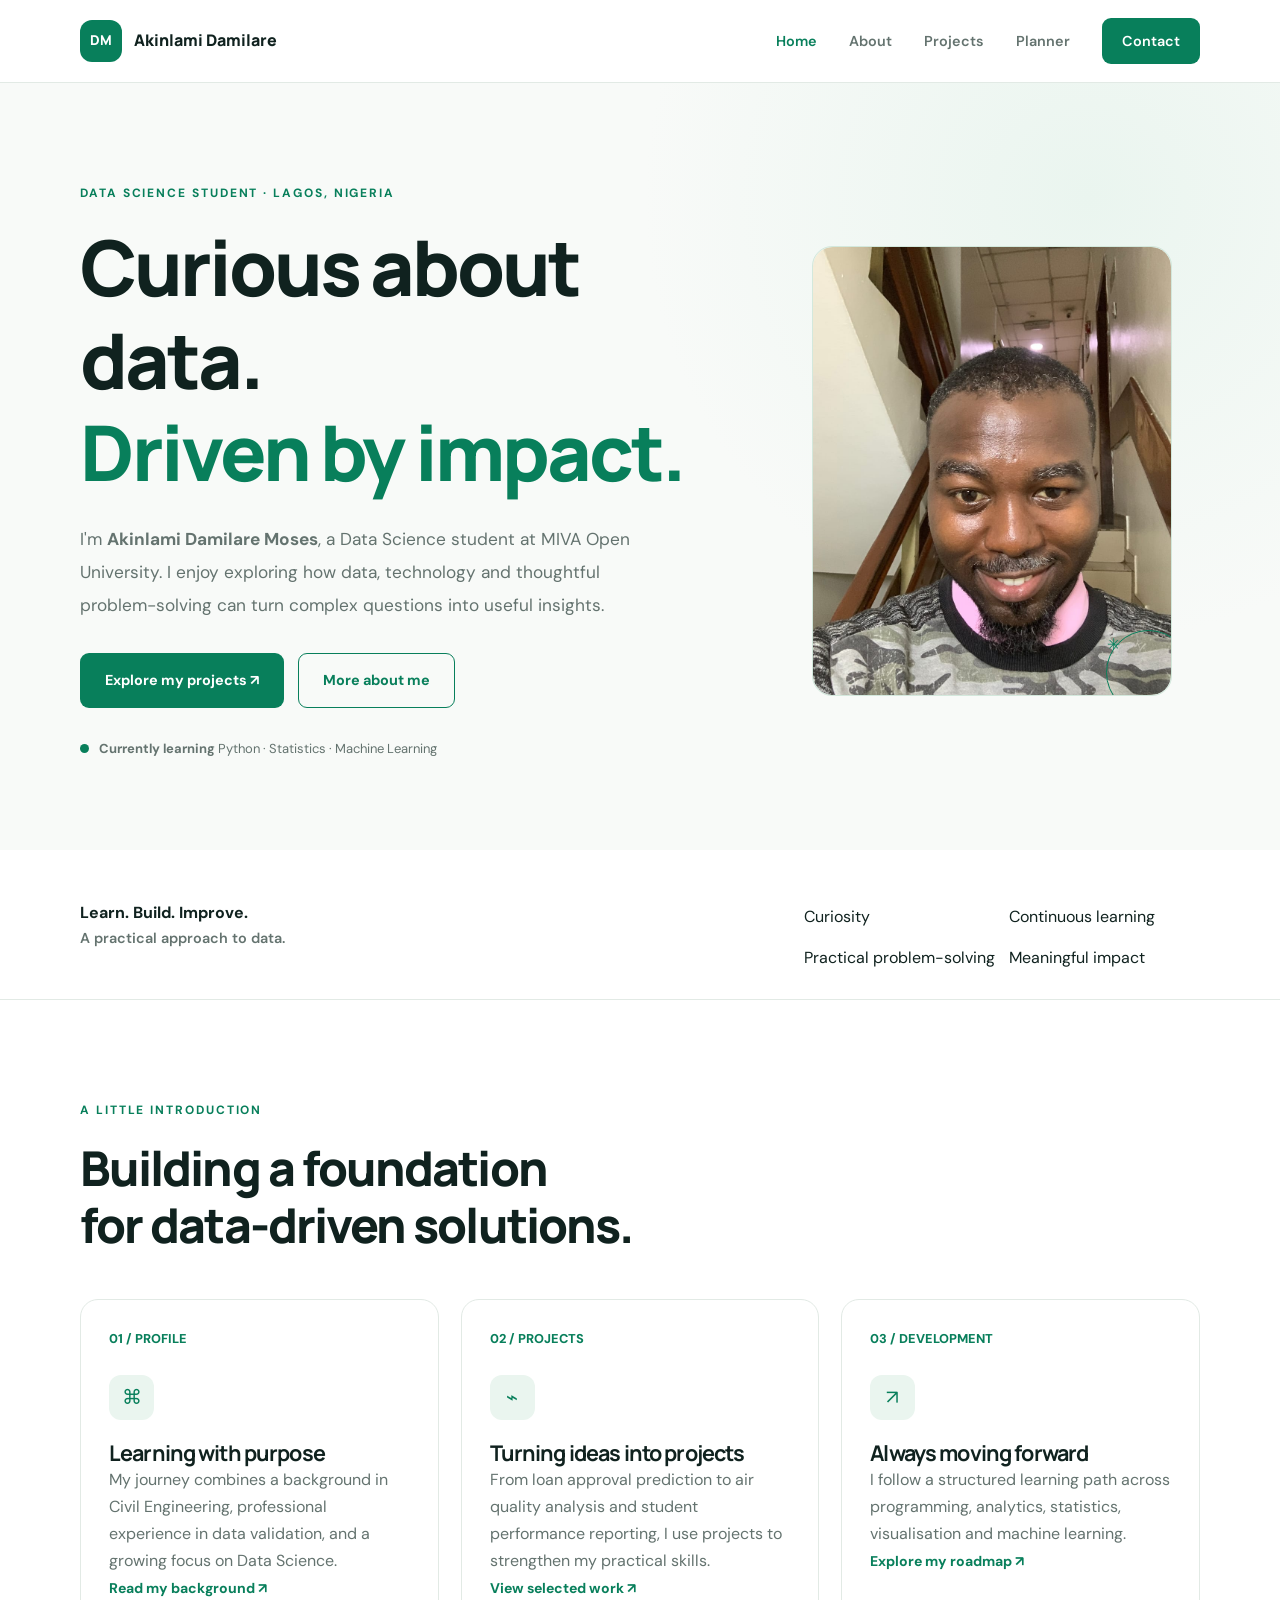
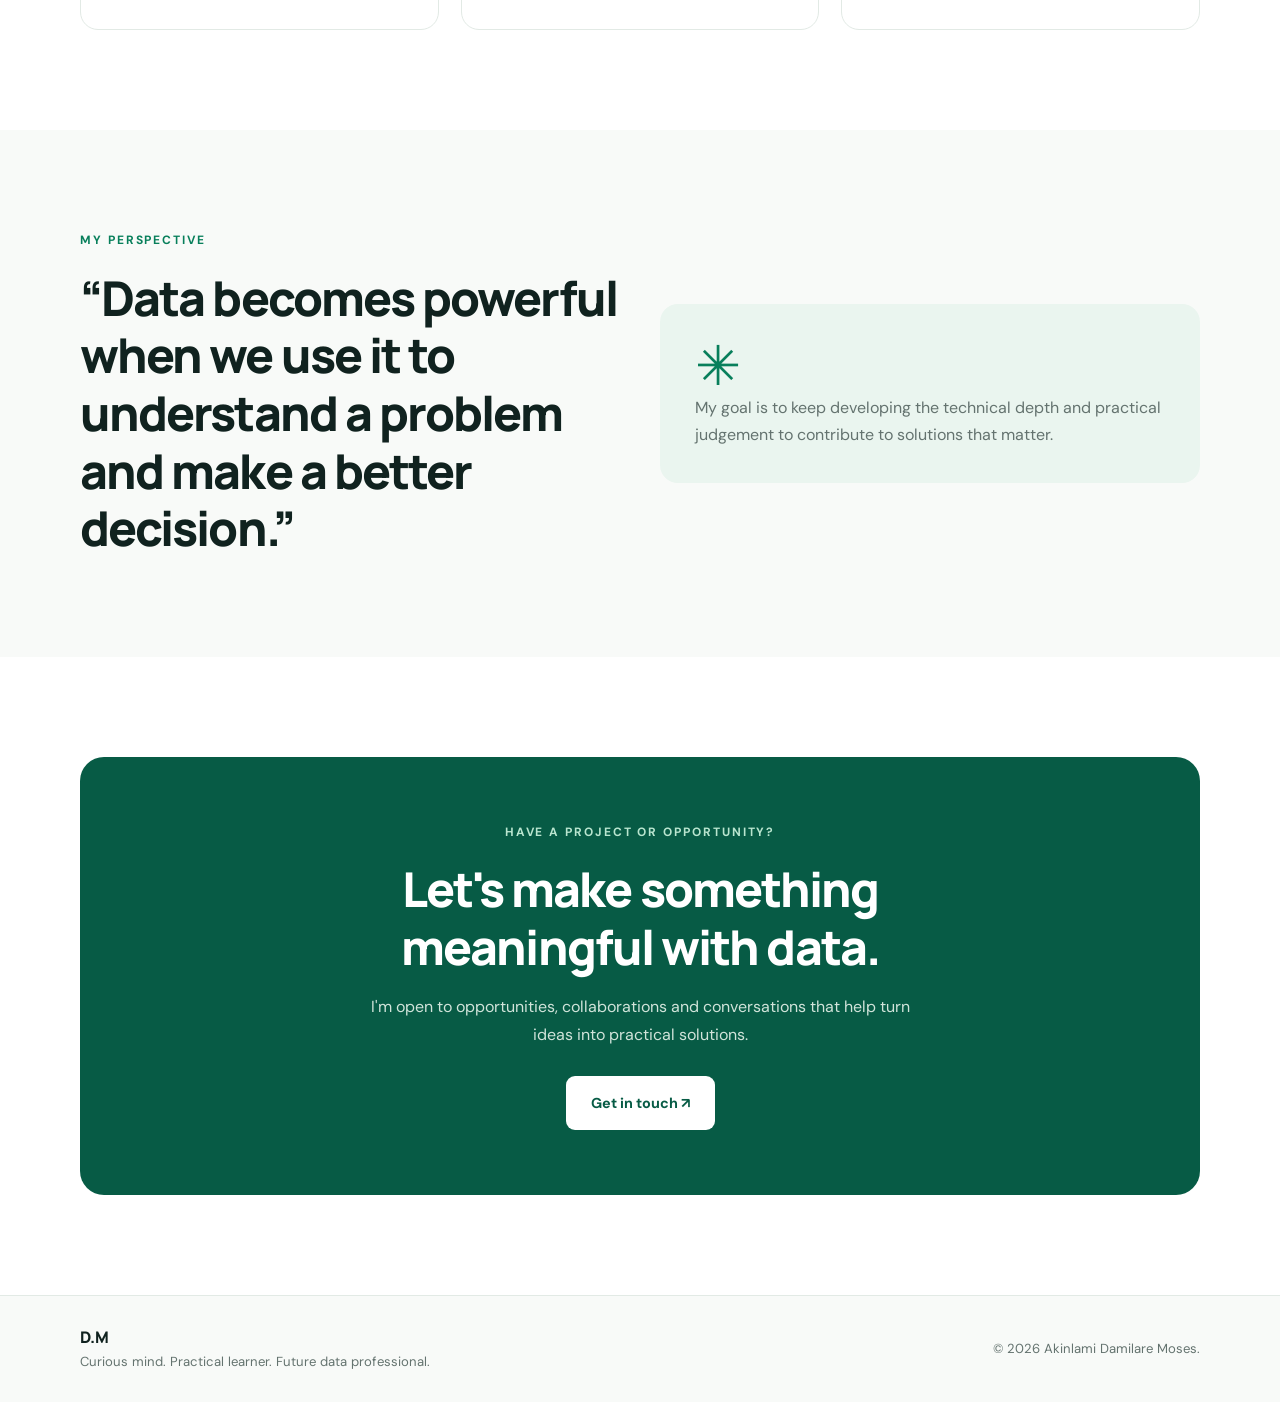
<file: index.html>
<!DOCTYPE html>
<html lang="en">
<head>
    <meta charset="UTF-8">
    <meta name="viewport" content="width=device-width, initial-scale=1.0">
    <meta name="description" content="Akinlami Damilare Moses — Data Science student in Lagos, Nigeria. Curious about data and driven by impact.">
    <meta name="theme-color" content="#f8faf8">

    <title>Akinlami Damilare Moses | Data Science Portfolio</title>

    <link rel="preconnect" href="https://fonts.googleapis.com">
    <link rel="preconnect" href="https://fonts.gstatic.com" crossorigin>
    <link href="https://fonts.googleapis.com/css2?family=DM+Sans:wght@400;500;600;700&family=Manrope:wght@400;500;600;700;800&display=swap" rel="stylesheet">

    <link rel="stylesheet" href="css/style.css">
    <script src="js/script.js" defer></script>
</head>

<body>

<header class="site-header">
    <div class="container nav-wrap">
        <a href="index.html" class="brand">
            <span class="brand-mark">DM</span>
            <span>Akinlami Damilare</span>
        </a>

        <button class="menu-toggle" aria-label="Open navigation" aria-expanded="false">
            <span></span>
            <span></span>
        </button>

        <nav class="main-nav">
            <a href="index.html" class="active">Home</a>
            <a href="about.html">About</a>
            <a href="projects.html">Projects</a>
            <a href="planner.html">Planner</a>
            <a href="contact.html" class="nav-contact">Contact</a>
        </nav>
    </div>
</header>

<main>

    <!-- HERO -->
    <section class="hero">
        <div class="container hero-layout">

            <div class="hero-content">
                <p class="eyebrow">DATA SCIENCE STUDENT · LAGOS, NIGERIA</p>

                <h1>
                    Curious about data.<br>
                    <span class="text-green">Driven by impact.</span>
                </h1>

                <p class="hero-description">
                    I'm <strong>Akinlami Damilare Moses</strong>, a Data Science
                    student at MIVA Open University. I enjoy exploring how data,
                    technology and thoughtful problem-solving can turn complex
                    questions into useful insights.
                </p>

                <div class="hero-actions">
                    <a href="projects.html" class="btn btn-primary">
                        Explore my projects ↗
                    </a>

                    <a href="about.html" class="btn btn-outline">
                        More about me
                    </a>
                </div>

                <div class="learning-status">
                    <span class="status-dot"></span>
                    <span>
                        <strong>Currently learning</strong>
                        Python · Statistics · Machine Learning
                    </span>
                </div>
            </div>

            
<div class="hero-image">
    <div class="photo-placeholder hero-photo">
        <img
            src="images/profile.jpg"
            alt="Portrait of Akinlami Damilare Moses"
            class="profile-photo"
        >
        <div class="photo-decoration">✳</div>
    </div>
</div>


        </div>
    </section>

    <!-- APPROACH STRIP -->
    <section class="intro-strip">
        <div class="container intro-strip-content">
            <div>
                <strong>Learn. Build. Improve.</strong>
                <p>A practical approach to data.</p>
            </div>

            <div class="approach-list">
                <span>Curiosity</span>
                <span>Continuous learning</span>
                <span>Practical problem-solving</span>
                <span>Meaningful impact</span>
            </div>
        </div>
    </section>

    <!-- INTRODUCTION -->
    <section class="section">
        <div class="container">

            <div class="section-heading">
                <p class="eyebrow">A LITTLE INTRODUCTION</p>
                <h2>Building a foundation<br>for data-driven solutions.</h2>
            </div>

            <div class="intro-grid">

                <article class="intro-card">
                    <span class="card-number">01 / PROFILE</span>
                    <div class="intro-icon">⌘</div>
                    <h3>Learning with purpose</h3>
                    <p>
                        My journey combines a background in Civil Engineering,
                        professional experience in data validation, and a
                        growing focus on Data Science.
                    </p>
                    <a href="about.html" class="text-link">
                        Read my background ↗
                    </a>
                </article>

                <article class="intro-card">
                    <span class="card-number">02 / PROJECTS</span>
                    <div class="intro-icon">⌁</div>
                    <h3>Turning ideas into projects</h3>
                    <p>
                        From loan approval prediction to air quality analysis
                        and student performance reporting, I use projects
                        to strengthen my practical skills.
                    </p>
                    <a href="projects.html" class="text-link">
                        View selected work ↗
                    </a>
                </article>

                <article class="intro-card">
                    <span class="card-number">03 / DEVELOPMENT</span>
                    <div class="intro-icon">↗</div>
                    <h3>Always moving forward</h3>
                    <p>
                        I follow a structured learning path across programming,
                        analytics, statistics, visualisation and machine learning.
                    </p>
                    <a href="about.html" class="text-link">
                        Explore my roadmap ↗
                    </a>
                </article>

            </div>
        </div>
    </section>

    <!-- PERSPECTIVE -->
    <section class="section section-soft">
        <div class="container perspective-layout">
            <div>
                <p class="eyebrow">MY PERSPECTIVE</p>
                <h2>
                    “Data becomes powerful when we use it to understand a
                    problem and make a better decision.”
                </h2>
            </div>

            <div class="perspective-note">
                <div class="perspective-mark">✳</div>
                <p>
                    My goal is to keep developing the technical depth and
                    practical judgement to contribute to solutions that matter.
                </p>
            </div>
        </div>
    </section>

    <!-- CALL TO ACTION -->
    <section class="section">
        <div class="container">
            <div class="cta-panel">
                <p class="eyebrow">HAVE A PROJECT OR OPPORTUNITY?</p>
                <h2>Let's make something<br>meaningful with data.</h2>
                <p>
                    I'm open to opportunities, collaborations and conversations
                    that help turn ideas into practical solutions.
                </p>
                <a href="contact.html" class="btn btn-light">
                    Get in touch ↗
                </a>
            </div>
        </div>
    </section>

</main>

<footer class="site-footer">
    <div class="container footer-content">
        <div>
            <strong class="footer-brand">D.M</strong>
            <p>Curious mind. Practical learner. Future data professional.</p>
        </div>

        <p>© <span class="year"></span> Akinlami Damilare Moses.</p>
    </div>
</footer>

</body>
</html>
</file>
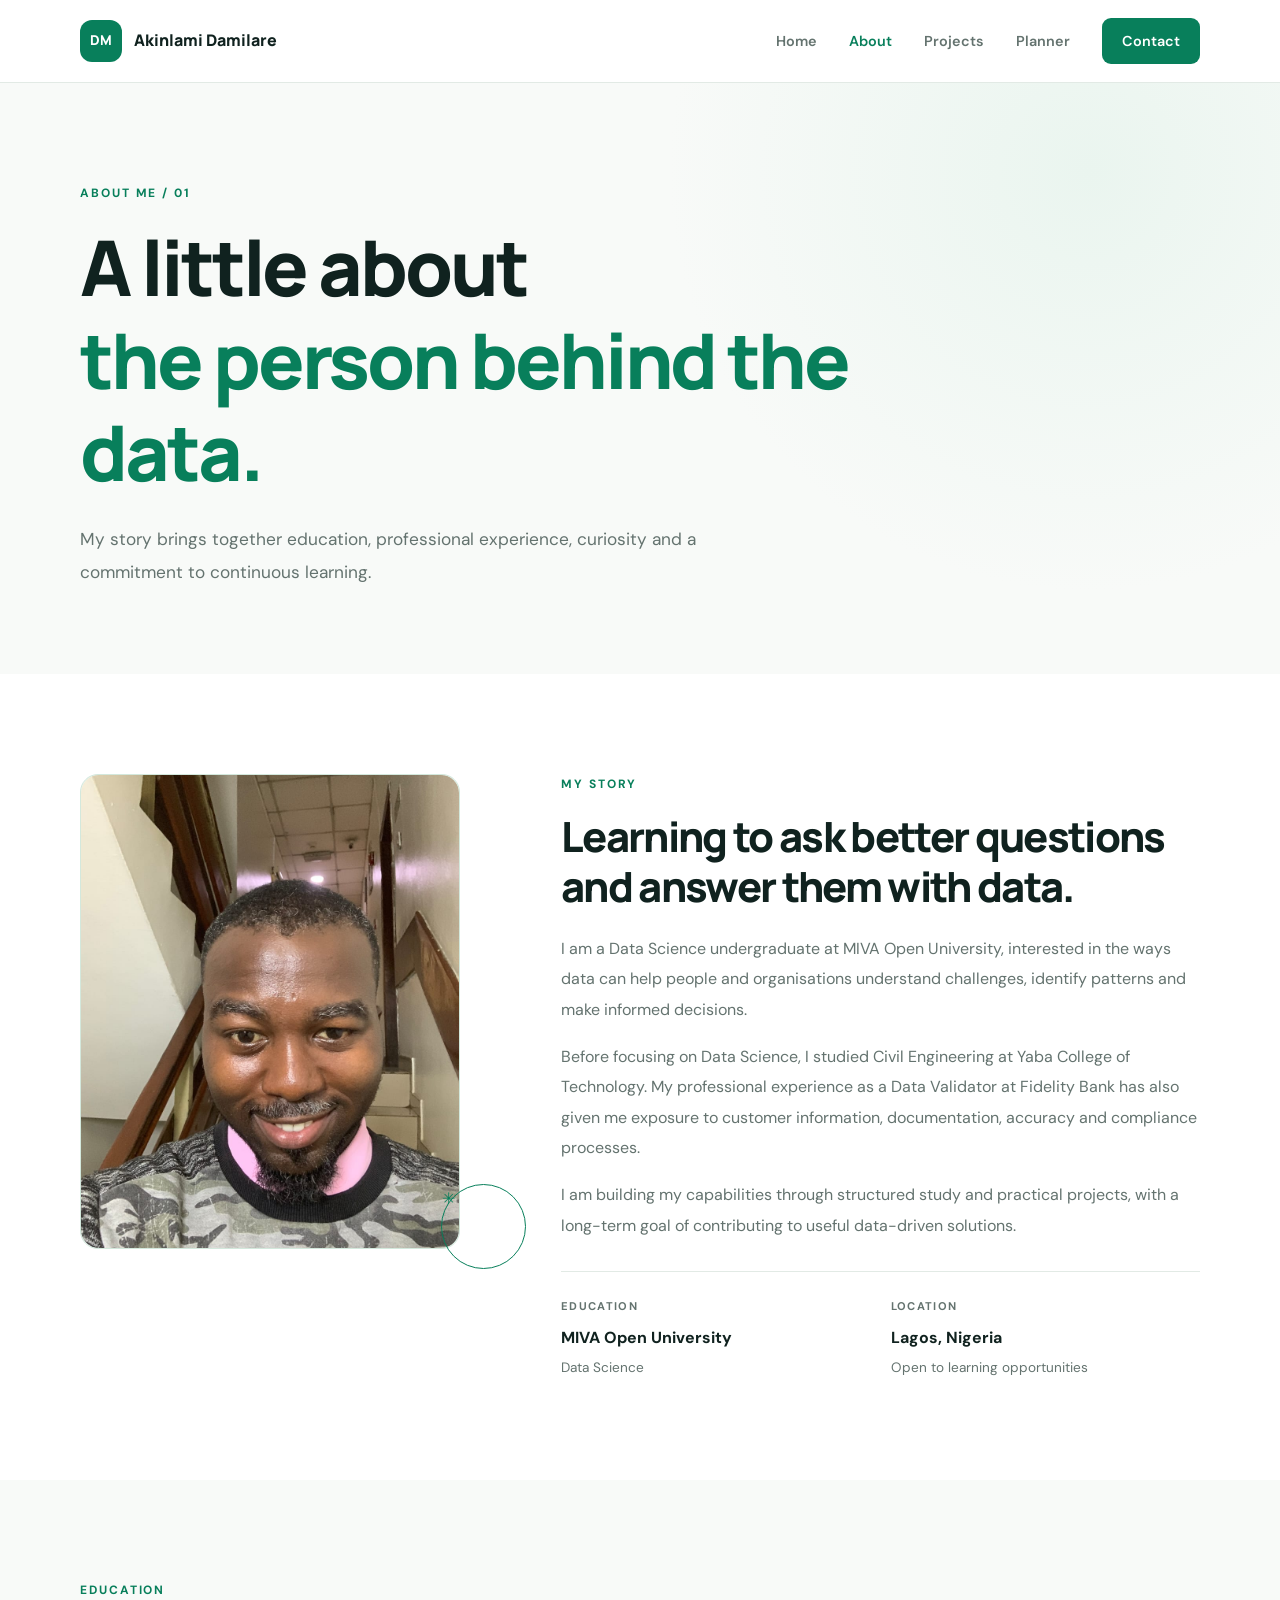
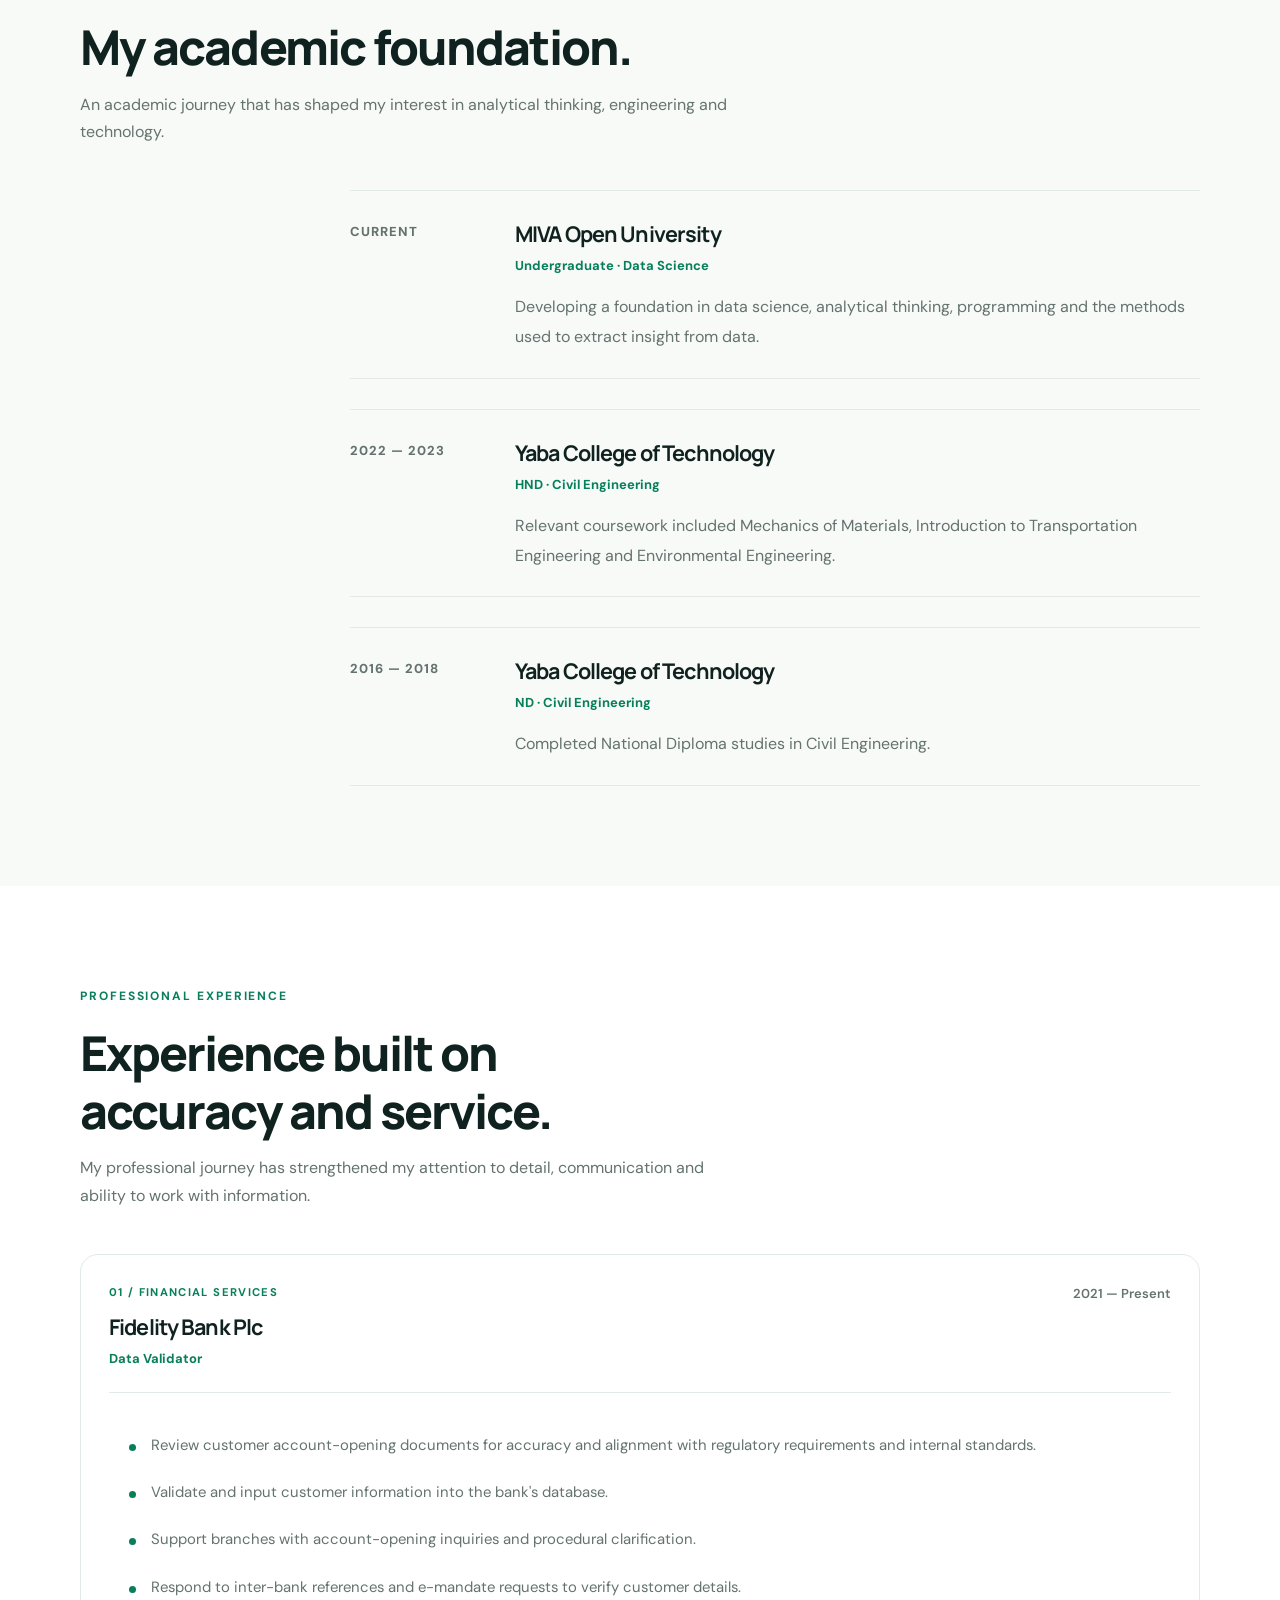
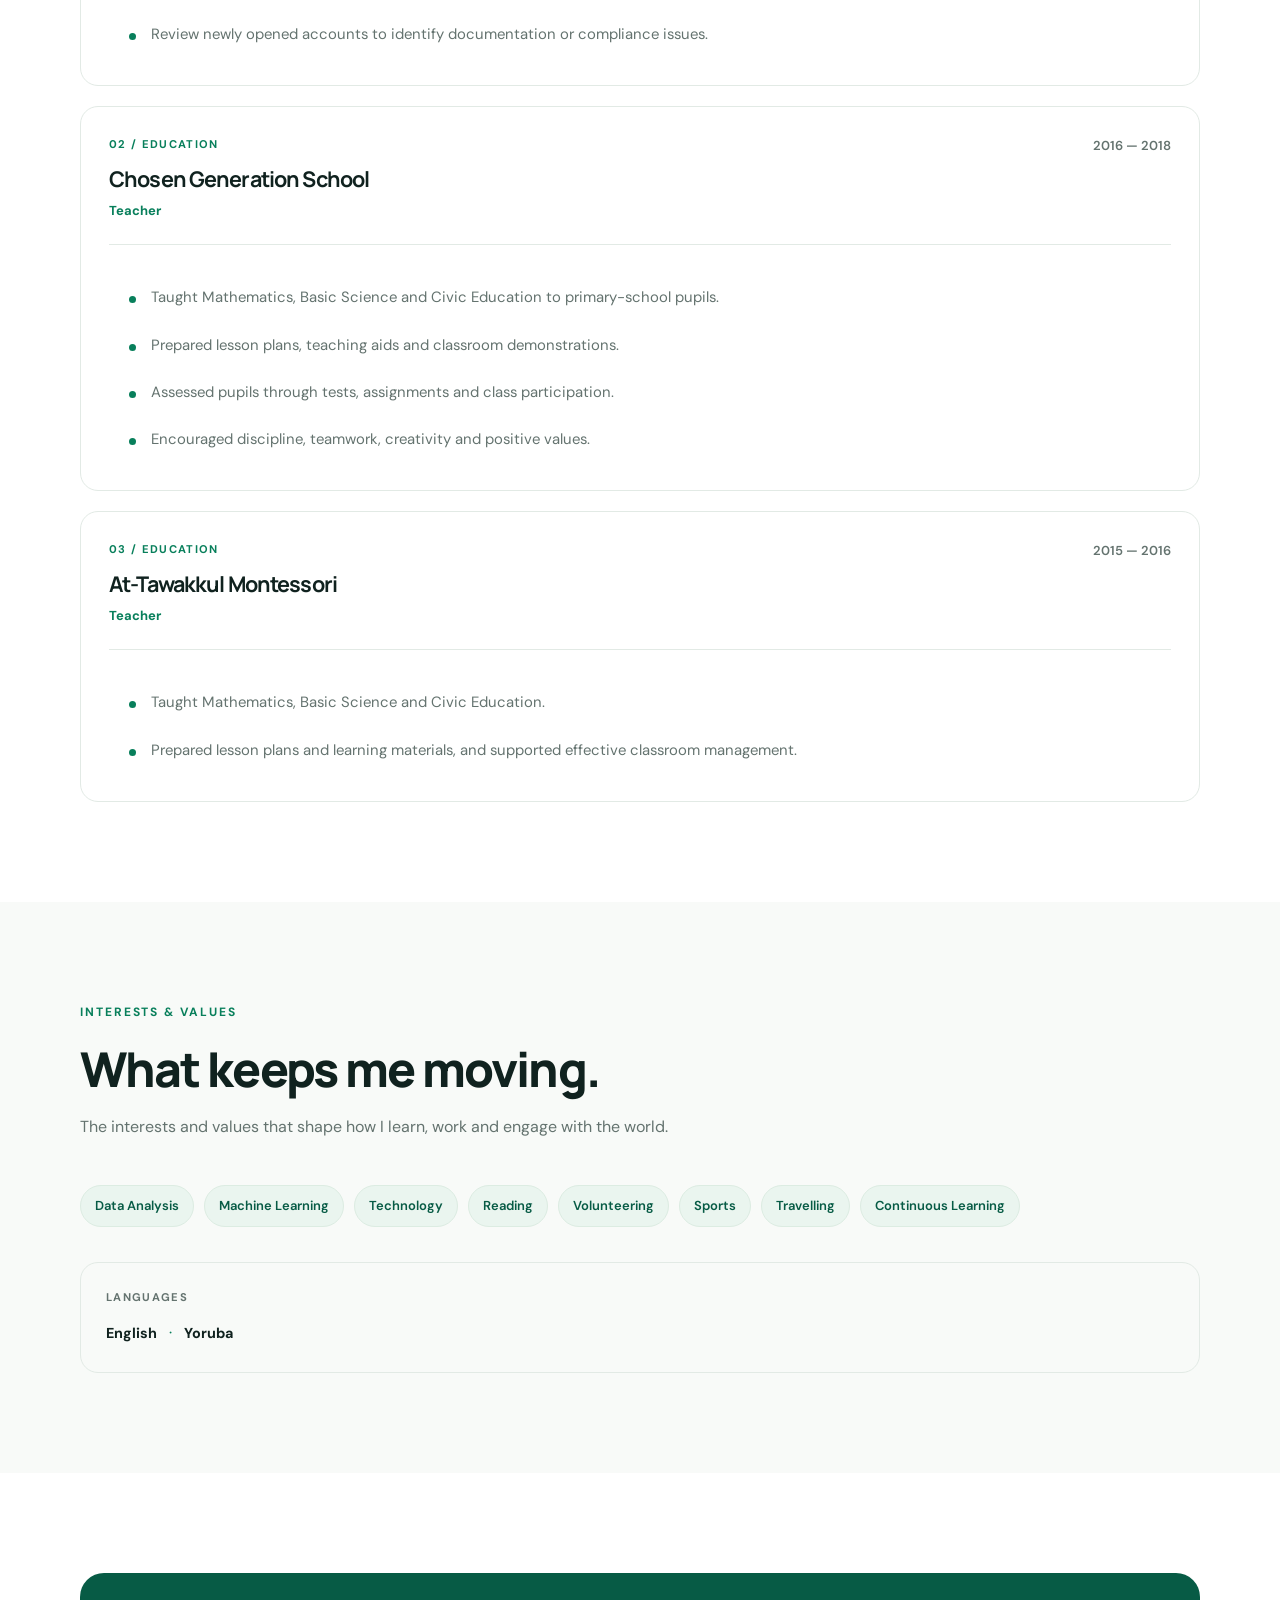
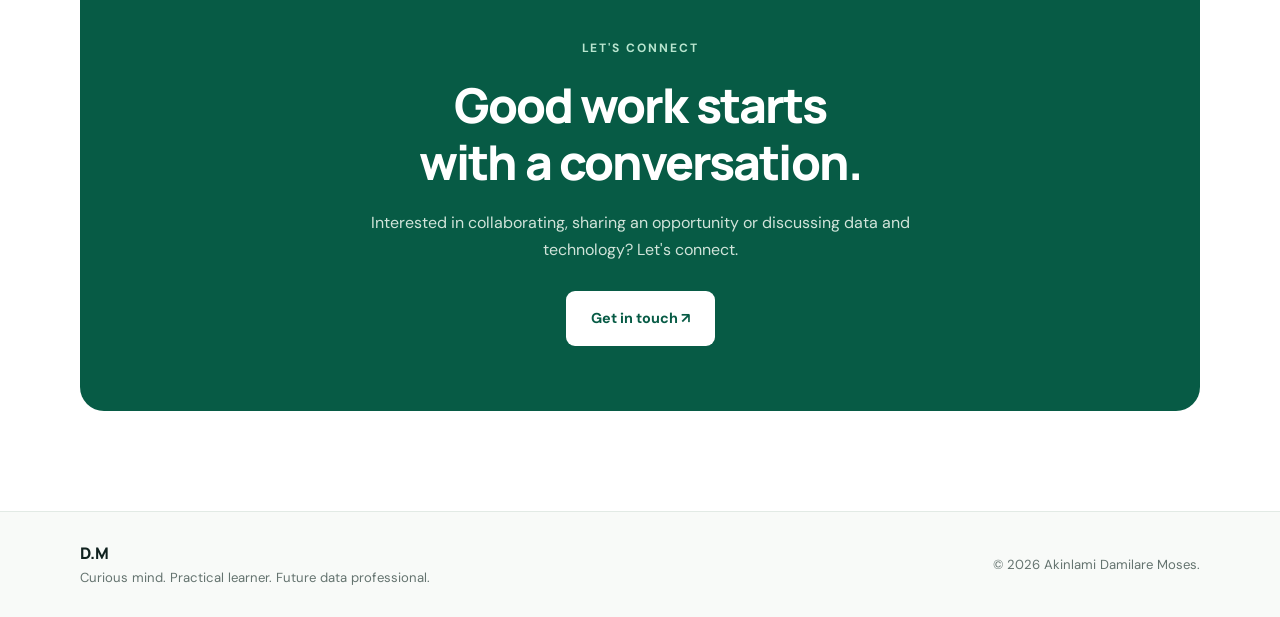
<file: about.html>
<!DOCTYPE html>
<html lang="en">
<head>
    <meta charset="UTF-8">
    <meta name="viewport" content="width=device-width, initial-scale=1.0">
    <meta name="description" content="The story, education, professional experience and interests of Akinlami Damilare Moses, a Data Science student.">

    <meta name="theme-color" content="#f8faf8">
    <title>About Me | Akinlami Damilare Moses</title>

    <link rel="preconnect" href="https://fonts.googleapis.com">
    <link rel="preconnect" href="https://fonts.gstatic.com" crossorigin>
    <link href="https://fonts.googleapis.com/css2?family=DM+Sans:wght@400;500;600;700&family=Manrope:wght@400;500;600;700;800&display=swap" rel="stylesheet">

    <link rel="stylesheet" href="css/style.css">
    <script src="js/script.js" defer></script>
</head>

<body>

<header class="site-header">
    <div class="container nav-wrap">
        <a href="index.html" class="brand">
            <span class="brand-mark">DM</span>
            <span>Akinlami Damilare</span>
        </a>

        <button class="menu-toggle" aria-label="Open navigation" aria-expanded="false">
            <span></span>
            <span></span>
        </button>

        <nav class="main-nav">
            <a href="index.html">Home</a>
            <a href="about.html" class="active">About</a>
            <a href="projects.html">Projects</a>
            <a href="planner.html">Planner</a>
            <a href="contact.html" class="nav-contact">Contact</a>
        </nav>
    </div>
</header>

<main>

    <!-- ABOUT HERO -->
    <section class="page-hero about-hero">
        <div class="container">
            <p class="eyebrow">ABOUT ME / 01</p>

            <h1>
                A little about<br>
                <span class="text-green">the person behind the data.</span>
            </h1>

            <p class="page-intro">
                My story brings together education, professional experience,
                curiosity and a commitment to continuous learning.
            </p>
        </div>
    </section>

    <!-- PERSONAL INTRODUCTION -->
    <section class="section">
        <div class="container about-profile-layout">

            
<div class="about-profile-image">
    <div class="photo-placeholder about-photo">
        <img
            src="images/profile.jpg"
            alt="Portrait of Akinlami Damilare Moses"
            class="profile-photo"
        >
        <div class="photo-decoration">✳</div>
    </div>
</div>


            <div class="about-profile-content">
                <p class="eyebrow">MY STORY</p>

                <h2>
                    Learning to ask better questions and answer them with data.
                </h2>

                <p>
                    I am a Data Science undergraduate at MIVA Open University,
                    interested in the ways data can help people and organisations
                    understand challenges, identify patterns and make informed decisions.
                </p>

                <p>
                    Before focusing on Data Science, I studied Civil Engineering
                    at Yaba College of Technology. My professional experience as
                    a Data Validator at Fidelity Bank has also given me exposure
                    to customer information, documentation, accuracy and compliance processes.
                </p>

                <p>
                    I am building my capabilities through structured study and
                    practical projects, with a long-term goal of contributing
                    to useful data-driven solutions.
                </p>

                <div class="profile-details">
                    <div>
                        <span class="detail-label">EDUCATION</span>
                        <strong>MIVA Open University</strong>
                        <p>Data Science</p>
                    </div>

                    <div>
                        <span class="detail-label">LOCATION</span>
                        <strong>Lagos, Nigeria</strong>
                        <p>Open to learning opportunities</p>
                    </div>
                </div>
            </div>

        </div>
    </section>

    <!-- EDUCATION -->
    <section class="section section-soft">
        <div class="container">

            <div class="section-heading">
                <p class="eyebrow">EDUCATION</p>
                <h2>My academic foundation.</h2>
                <p>
                    An academic journey that has shaped my interest in
                    analytical thinking, engineering and technology.
                </p>
            </div>

            <div class="timeline">

                <article class="timeline-item">
                    <div class="timeline-date">CURRENT</div>

                    <div class="timeline-content">
                        <h3>MIVA Open University</h3>
                        <p class="timeline-role">Undergraduate · Data Science</p>

                        <p>
                            Developing a foundation in data science, analytical
                            thinking, programming and the methods used to
                            extract insight from data.
                        </p>
                    </div>
                </article>

                <article class="timeline-item">
                    <div class="timeline-date">2022 — 2023</div>

                    <div class="timeline-content">
                        <h3>Yaba College of Technology</h3>
                        <p class="timeline-role">HND · Civil Engineering</p>

                        <p>
                            Relevant coursework included Mechanics of Materials,
                            Introduction to Transportation Engineering and
                            Environmental Engineering.
                        </p>
                    </div>
                </article>

                <article class="timeline-item">
                    <div class="timeline-date">2016 — 2018</div>

                    <div class="timeline-content">
                        <h3>Yaba College of Technology</h3>
                        <p class="timeline-role">ND · Civil Engineering</p>

                        <p>
                            Completed National Diploma studies in
                            Civil Engineering.
                        </p>
                    </div>
                </article>

            </div>
        </div>
    </section>

    <!-- PROFESSIONAL EXPERIENCE -->
    <section class="section">
        <div class="container">

            <div class="section-heading">
                <p class="eyebrow">PROFESSIONAL EXPERIENCE</p>
                <h2>Experience built on<br>accuracy and service.</h2>
                <p>
                    My professional journey has strengthened my attention
                    to detail, communication and ability to work with information.
                </p>
            </div>

            <div class="experience-list">

                <article class="experience-card">
                    <div class="experience-heading">
                        <div>
                            <p class="experience-index">01 / FINANCIAL SERVICES</p>
                            <h3>Fidelity Bank Plc</h3>
                            <p class="timeline-role">Data Validator</p>
                        </div>

                        <span class="experience-date">2021 — Present</span>
                    </div>

                    <ul class="experience-points">
                        <li>
                            Review customer account-opening documents for
                            accuracy and alignment with regulatory requirements
                            and internal standards.
                        </li>

                        <li>
                            Validate and input customer information into
                            the bank's database.
                        </li>

                        <li>
                            Support branches with account-opening inquiries
                            and procedural clarification.
                        </li>

                        <li>
                            Respond to inter-bank references and e-mandate
                            requests to verify customer details.
                        </li>

                        <li>
                            Review newly opened accounts to identify
                            documentation or compliance issues.
                        </li>
                    </ul>
                </article>

                <article class="experience-card">
                    <div class="experience-heading">
                        <div>
                            <p class="experience-index">02 / EDUCATION</p>
                            <h3>Chosen Generation School</h3>
                            <p class="timeline-role">Teacher</p>
                        </div>

                        <span class="experience-date">2016 — 2018</span>
                    </div>

                    <ul class="experience-points">
                        <li>
                            Taught Mathematics, Basic Science and Civic
                            Education to primary-school pupils.
                        </li>

                        <li>
                            Prepared lesson plans, teaching aids and
                            classroom demonstrations.
                        </li>

                        <li>
                            Assessed pupils through tests, assignments
                            and class participation.
                        </li>

                        <li>
                            Encouraged discipline, teamwork, creativity
                            and positive values.
                        </li>
                    </ul>
                </article>

                <article class="experience-card">
                    <div class="experience-heading">
                        <div>
                            <p class="experience-index">03 / EDUCATION</p>
                            <h3>At-Tawakkul Montessori</h3>
                            <p class="timeline-role">Teacher</p>
                        </div>

                        <span class="experience-date">2015 — 2016</span>
                    </div>

                    <ul class="experience-points">
                        <li>
                            Taught Mathematics, Basic Science and Civic Education.
                        </li>

                        <li>
                            Prepared lesson plans and learning materials,
                            and supported effective classroom management.
                        </li>
                    </ul>
                </article>

            </div>
        </div>
    </section>

    <!-- INTERESTS AND VALUES -->
    <section class="section section-soft">
        <div class="container">

            <div class="section-heading">
                <p class="eyebrow">INTERESTS & VALUES</p>
                <h2>What keeps me moving.</h2>
                <p>
                    The interests and values that shape how I learn,
                    work and engage with the world.
                </p>
            </div>

            <div class="interest-tags">
                <span>Data Analysis</span>
                <span>Machine Learning</span>
                <span>Technology</span>
                <span>Reading</span>
                <span>Volunteering</span>
                <span>Sports</span>
                <span>Travelling</span>
                <span>Continuous Learning</span>
            </div>

            <div class="language-panel">
                <span class="detail-label">LANGUAGES</span>
                <strong>English</strong>
                <span class="language-divider">·</span>
                <strong>Yoruba</strong>
            </div>

        </div>
    </section>

    <!-- CONTACT CTA -->
    <section class="section">
        <div class="container">
            <div class="cta-panel">
                <p class="eyebrow">LET'S CONNECT</p>

                <h2>
                    Good work starts<br>
                    with a conversation.
                </h2>

                <p>
                    Interested in collaborating, sharing an opportunity
                    or discussing data and technology? Let's connect.
                </p>

                <a href="contact.html" class="btn btn-light">
                    Get in touch ↗
                </a>
            </div>
        </div>
    </section>

</main>

<footer class="site-footer">
    <div class="container footer-content">
        <div>
            <strong class="footer-brand">D.M</strong>
            <p>Curious mind. Practical learner. Future data professional.</p>
        </div>

        <p>© <span class="year"></span> Akinlami Damilare Moses.</p>
    </div>
</footer>

</body>
</html>
</file>
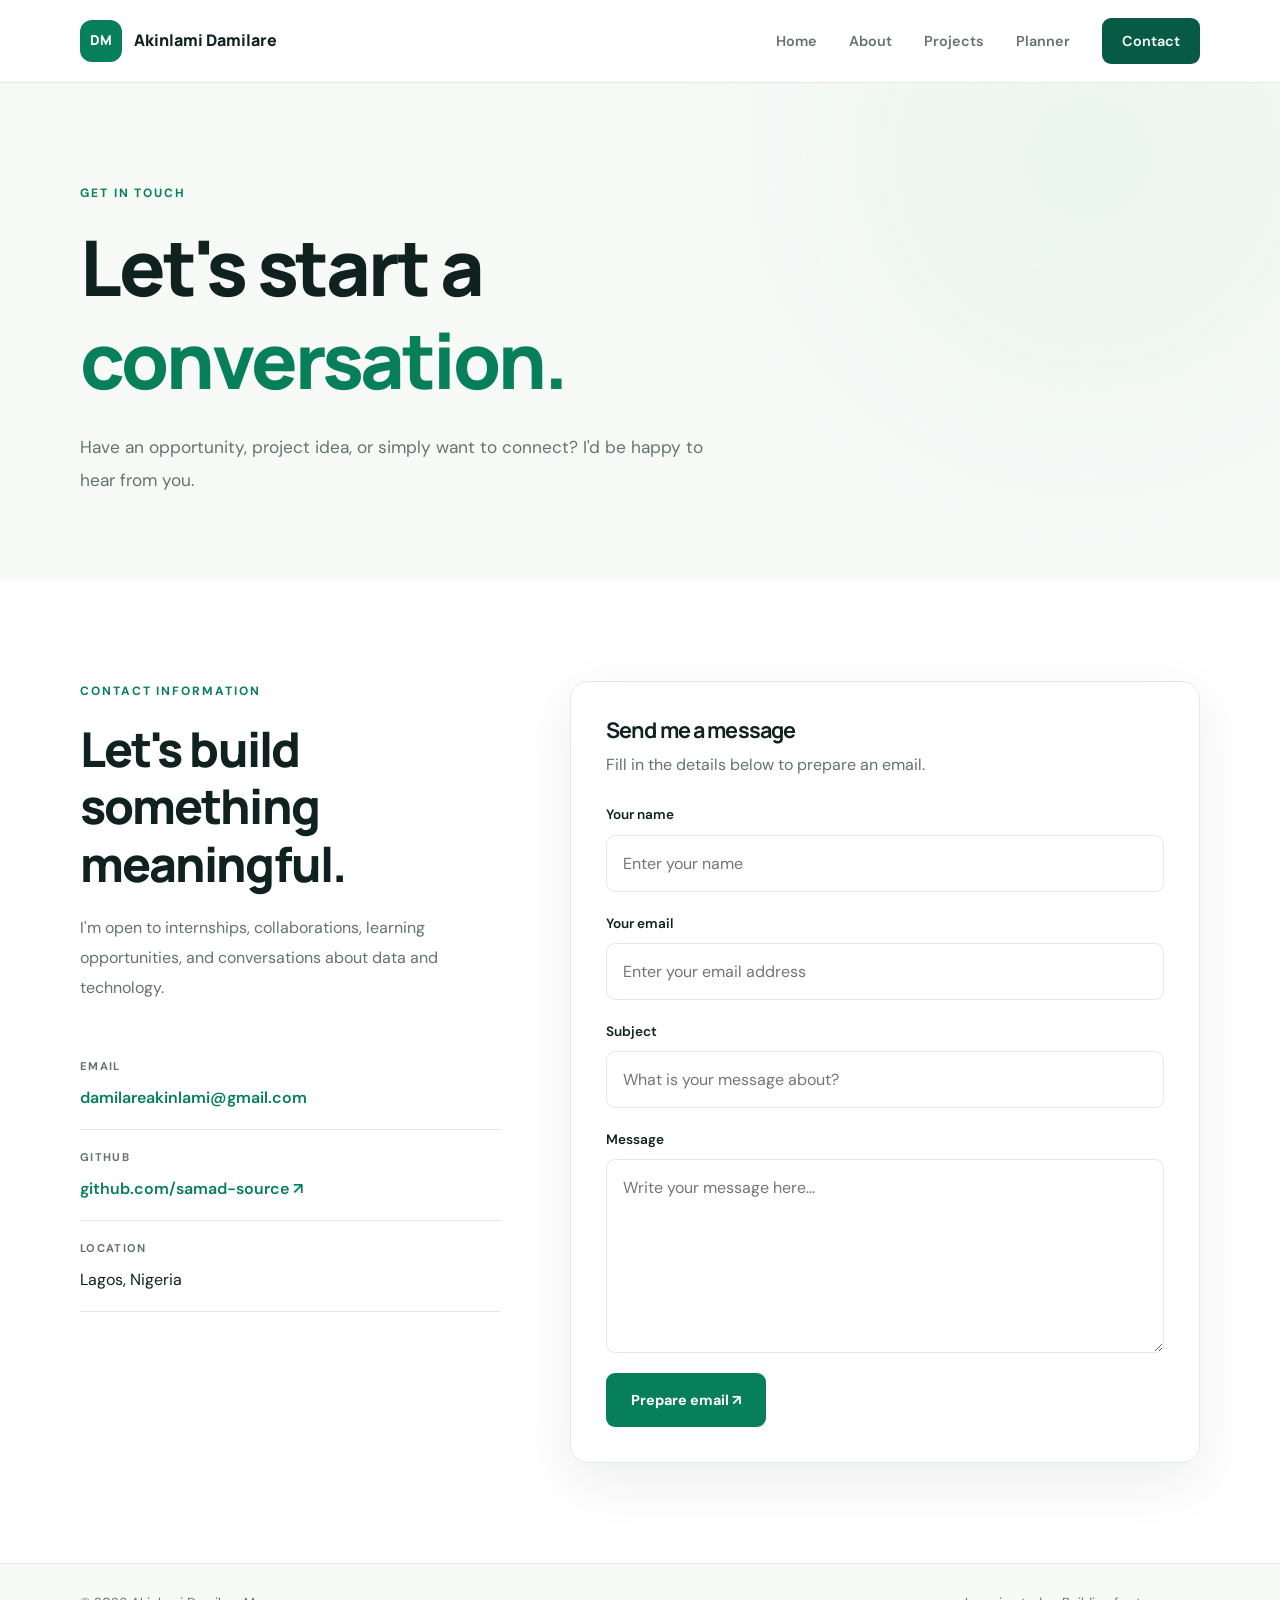
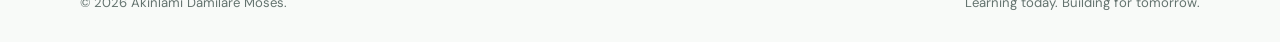
<file: contact.html>
<!DOCTYPE html>
<html lang="en">
<head>
    <meta charset="UTF-8">
    <meta name="viewport" content="width=device-width, initial-scale=1.0">
    <meta name="description" content="Contact Akinlami Damilare Moses for collaborations, opportunities, and conversations.">

    <title>Contact | Akinlami Damilare Moses</title>

    <link rel="preconnect" href="https://fonts.googleapis.com">
    <link rel="preconnect" href="https://fonts.gstatic.com" crossorigin>
    <link href="https://fonts.googleapis.com/css2?family=DM+Sans:wght@400;500;600;700&family=Manrope:wght@400;500;600;700;800&display=swap" rel="stylesheet">

    <link rel="stylesheet" href="css/style.css">
    <script src="js/script.js" defer></script>
</head>
<body>

<header class="site-header">
    <div class="container nav-wrap">
        <a href="index.html" class="brand">
            <span class="brand-mark">DM</span>
            <span>Akinlami Damilare</span>
        </a>

        <button class="menu-toggle" aria-label="Open navigation" aria-expanded="false">
            <span></span>
            <span></span>
        </button>

        <nav class="main-nav">
            <a href="index.html">Home</a>
            <a href="about.html">About</a>
            <a href="projects.html">Projects</a>
            <a href="planner.html">Planner</a>
            <a href="contact.html" class="nav-contact active">Contact</a>
        </nav>
    </div>
</header>

<main>
    <section class="page-hero">
        <div class="container">
            <p class="eyebrow">GET IN TOUCH</p>
            <h1>Let's start a<br><span class="text-green">conversation.</span></h1>
            <p class="page-intro">
                Have an opportunity, project idea, or simply want to connect?
                I'd be happy to hear from you.
            </p>
        </div>
    </section>

    <section class="section">
        <div class="container contact-layout">

            <div class="contact-info">
                <p class="eyebrow">CONTACT INFORMATION</p>
                <h2>Let's build something meaningful.</h2>

                <p>
                    I'm open to internships, collaborations, learning
                    opportunities, and conversations about data and technology.
                </p>

                <div class="contact-detail">
                    <span class="detail-label">EMAIL</span>
                    <a href="mailto:damilareakinlami@gmail.com">
                        damilareakinlami@gmail.com
                    </a>
                </div>

                <div class="contact-detail">
                    <span class="detail-label">GITHUB</span>
                    <a href="https://github.com/samad-source" target="_blank" rel="noopener noreferrer">
                        github.com/samad-source ↗
                    </a>
                </div>

                <div class="contact-detail">
                    <span class="detail-label">LOCATION</span>
                    <p>Lagos, Nigeria</p>
                </div>
            </div>

            <div class="contact-form-card">
                <h3>Send me a message</h3>
                <p>Fill in the details below to prepare an email.</p>

                <form id="contactForm" class="contact-form">
                    <div class="form-group">
                        <label for="contactName">Your name</label>
                        <input
                            type="text"
                            id="contactName"
                            placeholder="Enter your name"
                            required
                        >
                    </div>

                    <div class="form-group">
                        <label for="contactEmail">Your email</label>
                        <input
                            type="email"
                            id="contactEmail"
                            placeholder="Enter your email address"
                            required
                        >
                    </div>

                    <div class="form-group">
                        <label for="contactSubject">Subject</label>
                        <input
                            type="text"
                            id="contactSubject"
                            placeholder="What is your message about?"
                            required
                        >
                    </div>

                    <div class="form-group">
                        <label for="contactMessage">Message</label>
                        <textarea
                            id="contactMessage"
                            rows="6"
                            placeholder="Write your message here..."
                            required
                        ></textarea>
                    </div>

                    <button type="submit" class="btn btn-primary">
                        Prepare email ↗
                    </button>
                </form>
            </div>

        </div>
    </section>
</main>

<footer class="site-footer">
    <div class="container footer-content">
        <p>© <span class="year"></span> Akinlami Damilare Moses.</p>
        <p>Learning today. Building for tomorrow.</p>
    </div>
</footer>

</body>
</html>
</file>
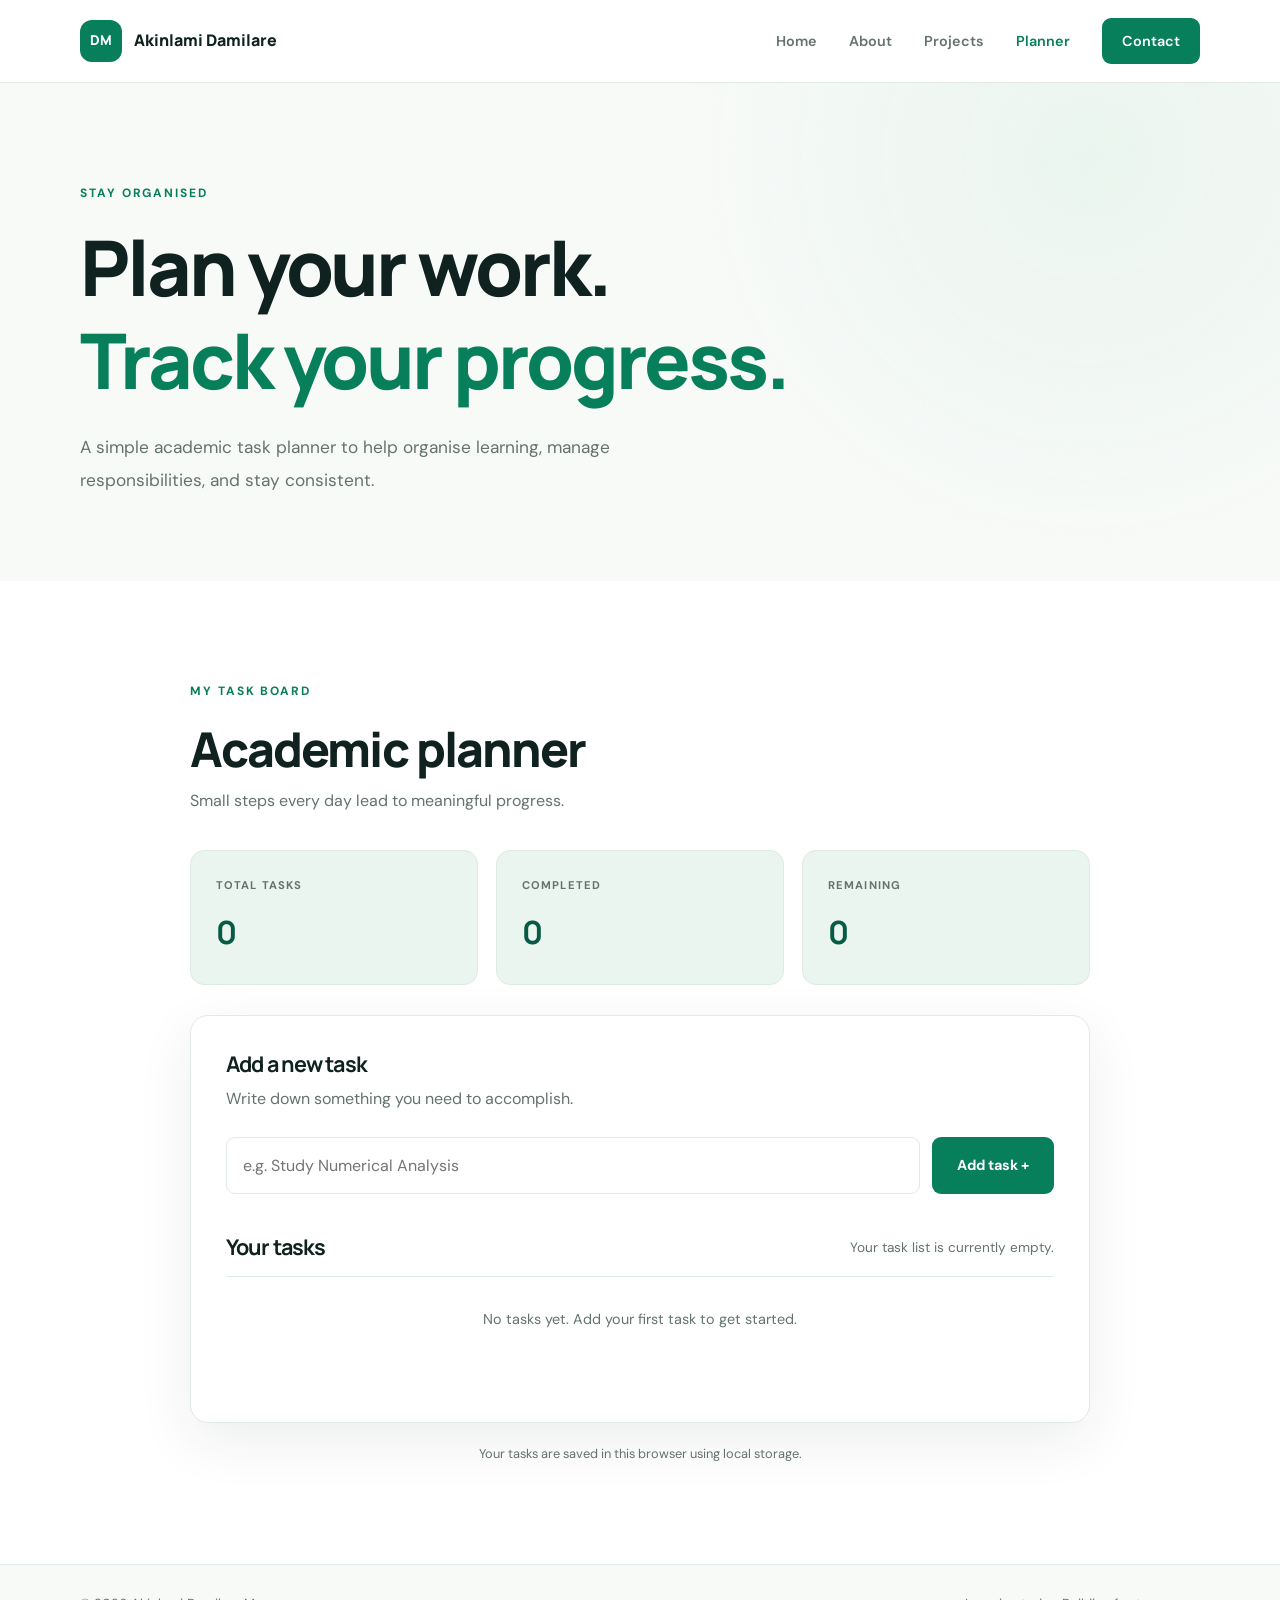
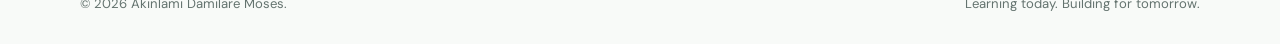
<file: planner.html>
<!DOCTYPE html>
<html lang="en">
<head>
    <meta charset="UTF-8">
    <meta name="viewport" content="width=device-width, initial-scale=1.0">
    <meta name="description" content="An academic planner for organising tasks and tracking progress.">

    <title>Academic Planner | Akinlami Damilare Moses</title>

    <link rel="preconnect" href="https://fonts.googleapis.com">
    <link rel="preconnect" href="https://fonts.gstatic.com" crossorigin>
    <link href="https://fonts.googleapis.com/css2?family=DM+Sans:wght@400;500;600;700&family=Manrope:wght@400;500;600;700;800&display=swap" rel="stylesheet">

    <link rel="stylesheet" href="css/style.css">
    <script src="js/script.js" defer></script>
</head>
<body>

<header class="site-header">
    <div class="container nav-wrap">
        <a href="index.html" class="brand">
            <span class="brand-mark">DM</span>
            <span>Akinlami Damilare</span>
        </a>

        <button class="menu-toggle" aria-label="Open navigation" aria-expanded="false">
            <span></span>
            <span></span>
        </button>

        <nav class="main-nav">
            <a href="index.html">Home</a>
            <a href="about.html">About</a>
            <a href="projects.html">Projects</a>
            <a href="planner.html" class="active">Planner</a>
            <a href="contact.html" class="nav-contact">Contact</a>
        </nav>
    </div>
</header>

<main>
    <section class="page-hero">
        <div class="container">
            <p class="eyebrow">STAY ORGANised</p>
            <h1>Plan your work.<br><span class="text-green">Track your progress.</span></h1>
            <p class="page-intro">
                A simple academic task planner to help organise learning,
                manage responsibilities, and stay consistent.
            </p>
        </div>
    </section>

    <section class="section">
        <div class="container planner-container">

            <div class="planner-heading">
                <div>
                    <p class="eyebrow">MY TASK BOARD</p>
                    <h2>Academic planner</h2>
                    <p>Small steps every day lead to meaningful progress.</p>
                </div>
            </div>

            <div class="planner-stats">
                <div class="stat-card">
                    <span class="stat-label">TOTAL TASKS</span>
                    <strong id="taskCount">0</strong>
                </div>

                <div class="stat-card">
                    <span class="stat-label">COMPLETED</span>
                    <strong id="completedCount">0</strong>
                </div>

                <div class="stat-card">
                    <span class="stat-label">REMAINING</span>
                    <strong id="remainingCount">0</strong>
                </div>
            </div>

            <div class="planner-card">
                <h3>Add a new task</h3>
                <p>Write down something you need to accomplish.</p>

                <form id="taskForm" class="planner-form">
                    <input
                        type="text"
                        id="taskInput"
                        placeholder="e.g. Study Numerical Analysis"
                        aria-label="Enter a task"
                        required
                    >

                    <button type="submit" class="btn btn-primary">
                        Add task +
                    </button>
                </form>

                <div class="task-section-heading">
                    <h3>Your tasks</h3>
                    <span id="taskSummary">0 tasks</span>
                </div>

                <ul id="taskList" class="task-list"></ul>

                <p id="emptyMessage" class="empty-message">
                    No tasks yet. Add your first task to get started.
                </p>
            </div>

            <p class="planner-note">
                Your tasks are saved in this browser using local storage.
            </p>

        </div>
    </section>
</main>

<footer class="site-footer">
    <div class="container footer-content">
        <p>© <span class="year"></span> Akinlami Damilare Moses.</p>
        <p>Learning today. Building for tomorrow.</p>
    </div>
</footer>

</body>
</html>
</file>
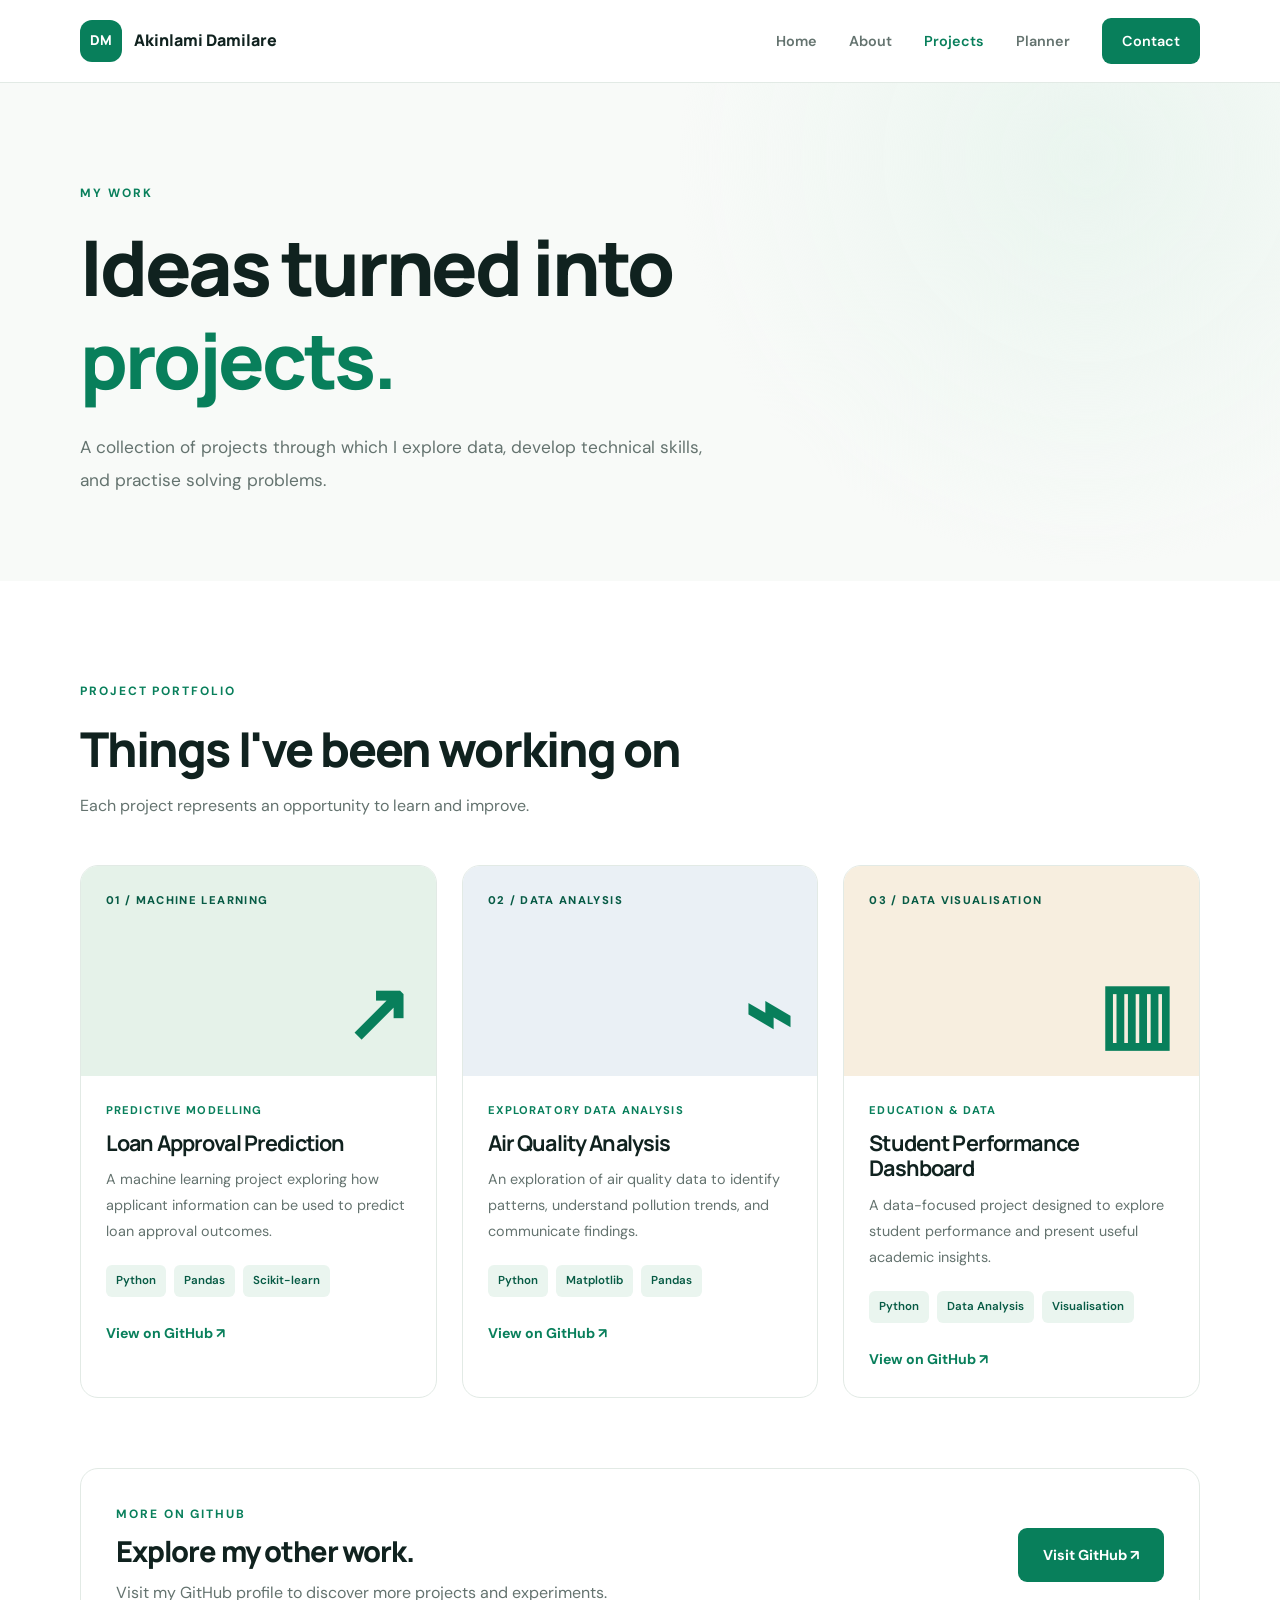
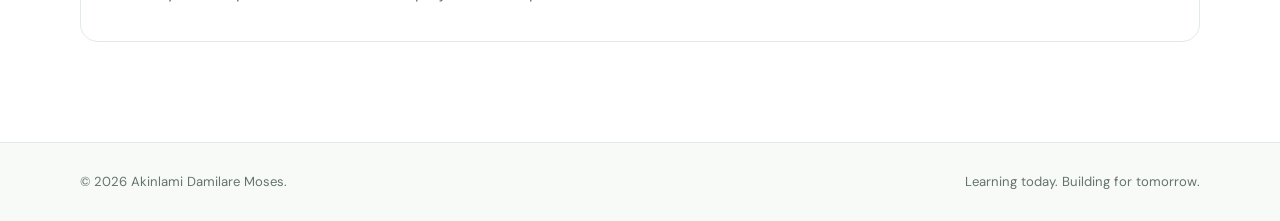
<file: projects.html>
<!DOCTYPE html>
<html lang="en">
<head>
    <meta charset="UTF-8">
    <meta name="viewport" content="width=device-width, initial-scale=1.0">
    <meta name="description" content="Explore the data science and technology projects of Akinlami Damilare Moses.">

    <title>Projects | Akinlami Damilare Moses</title>

    <link rel="preconnect" href="https://fonts.googleapis.com">
    <link rel="preconnect" href="https://fonts.gstatic.com" crossorigin>
    <link href="https://fonts.googleapis.com/css2?family=DM+Sans:wght@400;500;600;700&family=Manrope:wght@400;500;600;700;800&display=swap" rel="stylesheet">

    <link rel="stylesheet" href="css/style.css">
    <script src="js/script.js" defer></script>
</head>
<body>

<header class="site-header">
    <div class="container nav-wrap">
        <a href="index.html" class="brand">
            <span class="brand-mark">DM</span>
            <span>Akinlami Damilare</span>
        </a>

        <button class="menu-toggle" aria-label="Open navigation" aria-expanded="false">
            <span></span>
            <span></span>
        </button>

        <nav class="main-nav">
            <a href="index.html">Home</a>
            <a href="about.html">About</a>
            <a href="projects.html" class="active">Projects</a>
            <a href="planner.html">Planner</a>
            <a href="contact.html" class="nav-contact">Contact</a>
        </nav>
    </div>
</header>

<main>
    <section class="page-hero">
        <div class="container">
            <p class="eyebrow">MY WORK</p>
            <h1>Ideas turned into<br><span class="text-green">projects.</span></h1>
            <p class="page-intro">
                A collection of projects through which I explore data,
                develop technical skills, and practise solving problems.
            </p>
        </div>
    </section>

    <section class="section">
        <div class="container">
            <div class="section-heading">
                <p class="eyebrow">PROJECT PORTFOLIO</p>
                <h2>Things I've been working on</h2>
                <p>Each project represents an opportunity to learn and improve.</p>
            </div>

            <div class="projects-grid">

                <article class="project-card">
                    <div class="project-visual project-visual-one">
                        <span>01 / MACHINE LEARNING</span>
                        <div class="visual-symbol">↗</div>
                    </div>

                    <div class="project-body">
                        <p class="project-category">PREDICTIVE MODELLING</p>
                        <h3>Loan Approval Prediction</h3>
                        <p>
                            A machine learning project exploring how applicant
                            information can be used to predict loan approval outcomes.
                        </p>

                        <div class="tag-list">
                            <span>Python</span>
                            <span>Pandas</span>
                            <span>Scikit-learn</span>
                        </div>

                        <a href="https://github.com/samad-source" target="_blank" rel="noopener noreferrer" class="text-link">
                            View on GitHub ↗
                        </a>
                    </div>
                </article>

                <article class="project-card">
                    <div class="project-visual project-visual-two">
                        <span>02 / DATA ANALYSIS</span>
                        <div class="visual-symbol">⌁</div>
                    </div>

                    <div class="project-body">
                        <p class="project-category">EXPLORATORY DATA ANALYSIS</p>
                        <h3>Air Quality Analysis</h3>
                        <p>
                            An exploration of air quality data to identify patterns,
                            understand pollution trends, and communicate findings.
                        </p>

                        <div class="tag-list">
                            <span>Python</span>
                            <span>Matplotlib</span>
                            <span>Pandas</span>
                        </div>

                        <a href="https://github.com/samad-source" target="_blank" rel="noopener noreferrer" class="text-link">
                            View on GitHub ↗
                        </a>
                    </div>
                </article>

                <article class="project-card">
                    <div class="project-visual project-visual-three">
                        <span>03 / DATA VISUALISATION</span>
                        <div class="visual-symbol">▥</div>
                    </div>

                    <div class="project-body">
                        <p class="project-category">EDUCATION & DATA</p>
                        <h3>Student Performance Dashboard</h3>
                        <p>
                            A data-focused project designed to explore student
                            performance and present useful academic insights.
                        </p>

                        <div class="tag-list">
                            <span>Python</span>
                            <span>Data Analysis</span>
                            <span>Visualisation</span>
                        </div>

                        <a href="https://github.com/samad-source" target="_blank" rel="noopener noreferrer" class="text-link">
                            View on GitHub ↗
                        </a>
                    </div>
                </article>

            </div>

            <div class="github-panel">
                <div>
                    <p class="eyebrow">MORE ON GITHUB</p>
                    <h2>Explore my other work.</h2>
                    <p>Visit my GitHub profile to discover more projects and experiments.</p>
                </div>

                <a href="https://github.com/samad-source" target="_blank" rel="noopener noreferrer" class="btn btn-primary">
                    Visit GitHub ↗
                </a>
            </div>
        </div>
    </section>
</main>

<footer class="site-footer">
    <div class="container footer-content">
        <p>© <span class="year"></span> Akinlami Damilare Moses.</p>
        <p>Learning today. Building for tomorrow.</p>
    </div>
</footer>

</body>
</html>
</file>
<file: css/style.css>
/* =========================================
   1. GOOGLE FONTS
========================================= */

@import url('https://fonts.googleapis.com/css2?family=DM+Sans:wght@400;500;600;700&family=Manrope:wght@400;500;600;700;800&display=swap');


/* =========================================
   2. ROOT VARIABLES
========================================= */

:root {
    --ink: #10221f;
    --muted: #64736f;
    --green: #087f5b;
    --green-dark: #075b45;
    --mint: #eaf5ef;
    --paper: #f8faf8;
    --line: #e2eae5;
    --white: #ffffff;
    --amber: #e9a23b;

    --shadow: 0 18px 55px rgba(16, 34, 31, 0.08);

    --radius: 18px;
    --transition: 0.25s ease;
}


/* =========================================
   3. GLOBAL RESET
========================================= */

* {
    margin: 0;
    padding: 0;
    box-sizing: border-box;
}

html {
    scroll-behavior: smooth;
}

body {
    background: var(--white);
    color: var(--ink);
    font-family: 'DM Sans', sans-serif;
    font-size: 16px;
    line-height: 1.7;
    -webkit-font-smoothing: antialiased;
}

a {
    color: inherit;
    text-decoration: none;
}

button,
input,
textarea {
    font: inherit;
}

button {
    cursor: pointer;
}

img {
    max-width: 100%;
    display: block;
}

ul {
    list-style: none;
}

.container {
    width: min(1120px, 90%);
    margin: 0 auto;
}

.section {
    padding: 100px 0;
}

.section-soft {
    background: var(--paper);
}


/* =========================================
   4. TYPOGRAPHY
========================================= */

h1,
h2,
h3,
h4 {
    font-family: 'Manrope', sans-serif;
    line-height: 1.2;
    letter-spacing: -0.04em;
}

h1 {
    font-size: clamp(2.8rem, 6vw, 5.3rem);
    font-weight: 800;
}

h2 {
    font-size: clamp(2rem, 4vw, 3rem);
    font-weight: 800;
}

h3 {
    font-size: 1.35rem;
    font-weight: 700;
}

p {
    color: var(--muted);
}

.text-green {
    color: var(--green);
}

.eyebrow {
    color: var(--green);
    font-size: 0.75rem;
    font-weight: 700;
    letter-spacing: 0.16em;
    text-transform: uppercase;
    margin-bottom: 18px;
}


/* =========================================
   5. HEADER AND NAVIGATION
========================================= */

.site-header {
    width: 100%;
    background: rgba(255, 255, 255, 0.95);
    border-bottom: 1px solid var(--line);
    position: sticky;
    top: 0;
    z-index: 1000;
    backdrop-filter: blur(12px);
}

.nav-wrap {
    min-height: 82px;
    display: flex;
    align-items: center;
    justify-content: space-between;
    gap: 30px;
}

.brand {
    display: inline-flex;
    align-items: center;
    gap: 12px;
    font-family: 'Manrope', sans-serif;
    font-size: 1rem;
    font-weight: 800;
    white-space: nowrap;
}

.brand-mark {
    width: 42px;
    height: 42px;
    display: grid;
    place-items: center;
    background: var(--green);
    color: var(--white);
    border-radius: 12px;
    font-size: 0.85rem;
}

.main-nav {
    display: flex;
    align-items: center;
    gap: 32px;
}

.main-nav a {
    color: var(--muted);
    font-size: 0.9rem;
    font-weight: 600;
    transition: var(--transition);
}

.main-nav a:hover,
.main-nav a.active {
    color: var(--green);
}

.main-nav .nav-contact {
    background: var(--green);
    color: var(--white);
    padding: 11px 20px;
    border-radius: 9px;
}

.main-nav .nav-contact:hover,
.main-nav .nav-contact.active {
    background: var(--green-dark);
    color: var(--white);
}

.menu-toggle {
    display: none;
    background: transparent;
    border: 0;
    width: 42px;
    height: 42px;
    flex-direction: column;
    justify-content: center;
    align-items: center;
    gap: 6px;
}

.menu-toggle span {
    width: 23px;
    height: 2px;
    background: var(--ink);
    border-radius: 5px;
}


/* =========================================
   6. HOME HERO
========================================= */

.hero {
    padding: 100px 0 90px;
    background:
        radial-gradient(circle at 85% 15%, #eaf5ef 0, transparent 35%),
        var(--paper);
}

.hero-layout {
    display: grid;
    grid-template-columns: 1.2fr 0.8fr;
    align-items: center;
    gap: 80px;
}

.hero-content h1 {
    max-width: 750px;
    margin-bottom: 25px;
}

.hero-description {
    max-width: 580px;
    font-size: 1.08rem;
    line-height: 1.9;
    margin-bottom: 32px;
}

.hero-actions {
    display: flex;
    flex-wrap: wrap;
    gap: 14px;
}

.hero-image {
    display: flex;
    justify-content: center;
}

.photo-placeholder {
    width: 100%;
    max-width: 360px;
    aspect-ratio: 4 / 5;
    background: linear-gradient(145deg, #d9eee3, #edf6f0);
    border: 1px solid #d3e8dc;
    border-radius: 24px;
    display: flex;
    flex-direction: column;
    align-items: center;
    justify-content: center;
    color: var(--green);
    overflow: hidden;
}

.photo-placeholder span {
    font-family: 'Manrope', sans-serif;
    font-size: 5rem;
    font-weight: 800;
    opacity: 0.8;
}

.photo-placeholder p {
    font-size: 0.75rem;
    font-weight: 700;
    letter-spacing: 0.15em;
}


/* =========================================
   7. BUTTONS
========================================= */

.btn {
    display: inline-flex;
    justify-content: center;
    align-items: center;
    gap: 8px;
    padding: 14px 24px;
    border: 1px solid transparent;
    border-radius: 9px;
    font-size: 0.9rem;
    font-weight: 700;
    transition: var(--transition);
}

.btn-primary {
    background: var(--green);
    color: var(--white);
}

.btn-primary:hover {
    background: var(--green-dark);
    transform: translateY(-2px);
}

.btn-outline {
    background: transparent;
    color: var(--green);
    border-color: var(--green);
}

.btn-outline:hover {
    background: var(--mint);
    transform: translateY(-2px);
}

.btn-light {
    background: var(--white);
    color: var(--green-dark);
}

.btn-light:hover {
    background: var(--mint);
    transform: translateY(-2px);
}


/* =========================================
   8. INTRO STRIP
========================================= */

.intro-strip {
    border-bottom: 1px solid var(--line);
    padding: 28px 0;
}

.intro-strip-content {
    display: flex;
    align-items: center;
    justify-content: space-between;
    flex-wrap: wrap;
    gap: 20px;
}

.intro-strip p {
    font-size: 0.9rem;
    font-weight: 600;
}


/* =========================================
   9. SECTION HEADINGS
========================================= */

.section-heading {
    max-width: 650px;
    margin-bottom: 45px;
}

.section-heading h2 {
    margin-bottom: 15px;
}

.section-heading > p:last-child {
    font-size: 1rem;
}


/* =========================================
   10. PROJECT CARDS
========================================= */

.projects-grid {
    display: grid;
    grid-template-columns: repeat(3, 1fr);
    gap: 25px;
}

.project-card {
    background: var(--white);
    border: 1px solid var(--line);
    border-radius: var(--radius);
    overflow: hidden;
    transition: var(--transition);
}

.project-card:hover {
    transform: translateY(-7px);
    box-shadow: var(--shadow);
}

.project-visual {
    height: 210px;
    padding: 25px;
    display: flex;
    flex-direction: column;
    justify-content: space-between;
    overflow: hidden;
}

.project-visual > span {
    color: var(--green-dark);
    font-size: 0.7rem;
    font-weight: 800;
    letter-spacing: 0.12em;
}

.project-visual-one {
    background: #e5f2e9;
}

.project-visual-two {
    background: #eaf0f5;
}

.project-visual-three {
    background: #f7eedf;
}

.visual-symbol {
    align-self: flex-end;
    font-family: 'Manrope', sans-serif;
    font-size: 5rem;
    font-weight: 800;
    color: var(--green);
    line-height: 1;
}

.project-body {
    padding: 25px;
}

.project-category {
    color: var(--green);
    font-size: 0.7rem;
    font-weight: 700;
    letter-spacing: 0.1em;
    margin-bottom: 10px;
}

.project-body h3 {
    margin-bottom: 12px;
}

.project-body > p:not(.project-category) {
    font-size: 0.9rem;
    line-height: 1.8;
    margin-bottom: 20px;
}

.tag-list {
    display: flex;
    flex-wrap: wrap;
    gap: 8px;
    margin-bottom: 22px;
}

.tag-list span {
    background: var(--mint);
    color: var(--green-dark);
    border-radius: 6px;
    padding: 6px 10px;
    font-size: 0.72rem;
    font-weight: 600;
}

.text-link {
    display: inline-block;
    color: var(--green);
    font-size: 0.88rem;
    font-weight: 700;
}

.text-link:hover {
    color: var(--green-dark);
}


/* =========================================
   11. CTA PANEL
========================================= */

.cta-panel {
    padding: 65px;
    background: var(--green-dark);
    border-radius: 24px;
    text-align: center;
}

.cta-panel .eyebrow {
    color: #b9e5cf;
}

.cta-panel h2 {
    color: var(--white);
    max-width: 650px;
    margin: 0 auto 18px;
}

.cta-panel > p:not(.eyebrow) {
    color: #d1e4da;
    max-width: 580px;
    margin: 0 auto 28px;
}


/* =========================================
   12. PAGE HERO
========================================= */

.page-hero {
    padding: 100px 0 85px;
    background:
        radial-gradient(circle at 85% 15%, #eaf5ef 0, transparent 35%),
        var(--paper);
}

.page-hero h1 {
    max-width: 850px;
    margin-bottom: 25px;
}

.page-intro {
    max-width: 650px;
    font-size: 1.08rem;
    line-height: 1.9;
}


/* =========================================
   13. ABOUT PAGE
========================================= */

.about-layout {
    display: grid;
    grid-template-columns: 0.8fr 1.2fr;
    align-items: center;
    gap: 75px;
}

.about-image .photo-placeholder {
    max-width: 400px;
}

.about-content h2 {
    margin-bottom: 25px;
}

.about-content > p:not(.eyebrow) {
    margin-bottom: 18px;
    line-height: 1.9;
}

.about-content .btn {
    margin-top: 12px;
}

.interest-grid {
    display: grid;
    grid-template-columns: repeat(4, 1fr);
    gap: 20px;
}

.interest-card {
    background: var(--white);
    border: 1px solid var(--line);
    border-radius: var(--radius);
    padding: 28px 23px;
    transition: var(--transition);
}

.interest-card:hover {
    transform: translateY(-5px);
    box-shadow: var(--shadow);
}

.card-number {
    display: block;
    color: var(--green);
    font-size: 0.8rem;
    font-weight: 800;
    margin-bottom: 25px;
}

.interest-card h3 {
    margin-bottom: 12px;
}

.interest-card p {
    font-size: 0.88rem;
    line-height: 1.8;
}


/* =========================================
   14. PROJECTS PAGE
========================================= */

.github-panel {
    display: flex;
    align-items: center;
    justify-content: space-between;
    gap: 30px;
    margin-top: 70px;
    padding: 35px;
    border: 1px solid var(--line);
    border-radius: var(--radius);
}

.github-panel h2 {
    font-size: 1.8rem;
    margin-bottom: 10px;
}

.github-panel .eyebrow {
    margin-bottom: 10px;
}


/* =========================================
   15. ACADEMIC PLANNER
========================================= */

.planner-container {
    max-width: 900px;
}

.planner-heading {
    margin-bottom: 35px;
}

.planner-heading h2 {
    margin-bottom: 10px;
}

.planner-stats {
    display: grid;
    grid-template-columns: repeat(3, 1fr);
    gap: 18px;
    margin-bottom: 30px;
}

.stat-card {
    padding: 25px;
    background: var(--mint);
    border: 1px solid #dcece2;
    border-radius: 14px;
}

.stat-label {
    display: block;
    color: var(--muted);
    font-size: 0.7rem;
    font-weight: 700;
    letter-spacing: 0.1em;
    margin-bottom: 10px;
}

.stat-card strong {
    display: block;
    color: var(--green-dark);
    font-family: 'Manrope', sans-serif;
    font-size: 2rem;
}

.planner-card {
    background: var(--white);
    border: 1px solid var(--line);
    border-radius: var(--radius);
    padding: 35px;
    box-shadow: var(--shadow);
}

.planner-card > h3 {
    margin-bottom: 8px;
}

.planner-card > p {
    margin-bottom: 25px;
}

.planner-form {
    display: flex;
    gap: 12px;
    margin-bottom: 40px;
}

.planner-form input {
    flex: 1;
    min-width: 0;
    padding: 14px 16px;
    border: 1px solid var(--line);
    border-radius: 9px;
    outline: none;
}

.planner-form input:focus,
.contact-form input:focus,
.contact-form textarea:focus {
    border-color: var(--green);
    box-shadow: 0 0 0 3px rgba(8, 127, 91, 0.1);
}

.task-section-heading {
    display: flex;
    align-items: center;
    justify-content: space-between;
    gap: 15px;
    padding-bottom: 16px;
    border-bottom: 1px solid var(--line);
}

.task-section-heading span {
    color: var(--muted);
    font-size: 0.85rem;
}

.task-list {
    display: flex;
    flex-direction: column;
}

.task-item {
    display: flex;
    align-items: center;
    justify-content: space-between;
    gap: 15px;
    padding: 17px 0;
    border-bottom: 1px solid var(--line);
}

.task-item-left {
    display: flex;
    align-items: center;
    gap: 12px;
    min-width: 0;
}

.task-item-left span {
    overflow-wrap: anywhere;
}

.task-checkbox {
    width: 19px;
    height: 19px;
    accent-color: var(--green);
    cursor: pointer;
    flex-shrink: 0;
}

.task-item.completed .task-item-left span {
    color: #9aa7a0;
    text-decoration: line-through;
}

.delete-task {
    border: 0;
    background: transparent;
    color: #c04b4b;
    font-size: 0.85rem;
    font-weight: 600;
    padding: 8px;
}

.delete-task:hover {
    color: #8f2222;
}

.empty-message {
    padding: 30px 0;
    text-align: center;
    font-size: 0.9rem;
}

.planner-note {
    text-align: center;
    font-size: 0.8rem;
    margin-top: 20px;
}


/* =========================================
   16. CONTACT PAGE
========================================= */

.contact-layout {
    display: grid;
    grid-template-columns: 0.8fr 1.2fr;
    gap: 70px;
    align-items: start;
}

.contact-info h2 {
    margin-bottom: 20px;
}

.contact-info > p:not(.eyebrow) {
    margin-bottom: 35px;
    line-height: 1.9;
}

.contact-detail {
    padding: 18px 0;
    border-bottom: 1px solid var(--line);
}

.detail-label {
    display: block;
    color: var(--muted);
    font-size: 0.7rem;
    font-weight: 700;
    letter-spacing: 0.12em;
    margin-bottom: 8px;
}

.contact-detail a {
    color: var(--green);
    font-weight: 600;
    overflow-wrap: anywhere;
}

.contact-detail p {
    color: var(--ink);
}

.contact-form-card {
    background: var(--white);
    border: 1px solid var(--line);
    border-radius: var(--radius);
    padding: 35px;
    box-shadow: var(--shadow);
}

.contact-form-card h3 {
    margin-bottom: 8px;
}

.contact-form-card > p {
    margin-bottom: 25px;
}

.contact-form {
    display: flex;
    flex-direction: column;
    gap: 20px;
}

.form-group {
    display: flex;
    flex-direction: column;
    gap: 8px;
}

.form-group label {
    color: var(--ink);
    font-size: 0.85rem;
    font-weight: 600;
}

.contact-form input,
.contact-form textarea {
    width: 100%;
    padding: 14px 16px;
    border: 1px solid var(--line);
    border-radius: 9px;
    outline: none;
    resize: vertical;
    background: var(--white);
}

.contact-form textarea {
    min-height: 140px;
}

.contact-form button {
    align-self: flex-start;
}


/* =========================================
   17. FOOTER
========================================= */

.site-footer {
    padding: 28px 0;
    border-top: 1px solid var(--line);
    background: var(--paper);
}

.footer-content {
    display: flex;
    justify-content: space-between;
    align-items: center;
    flex-wrap: wrap;
    gap: 15px;
}

.footer-content p {
    font-size: 0.82rem;
}


/* =========================================
   18. RESPONSIVE DESIGN - TABLETS
========================================= */

@media (max-width: 900px) {

    .hero-layout {
        gap: 35px;
    }

    .projects-grid {
        grid-template-columns: repeat(2, 1fr);
    }

    .interest-grid {
        grid-template-columns: repeat(2, 1fr);
    }

    .about-layout,
    .contact-layout {
        gap: 40px;
    }

    .main-nav {
        gap: 18px;
    }
}


/* =========================================
   19. RESPONSIVE DESIGN - MOBILE
========================================= */

@media (max-width: 700px) {

    .section {
        padding: 70px 0;
    }

    .nav-wrap {
        min-height: 72px;
    }

    .menu-toggle {
        display: flex;
    }

    .main-nav {
        display: none;
        position: absolute;
        top: 72px;
        left: 0;
        width: 100%;
        background: var(--white);
        padding: 20px 5%;
        border-bottom: 1px solid var(--line);
        box-shadow: var(--shadow);
        flex-direction: column;
        align-items: stretch;
        gap: 18px;
    }

    .main-nav.open {
        display: flex;
    }

    .main-nav a {
        padding: 8px 0;
    }

    .main-nav .nav-contact {
        text-align: center;
    }

    .hero {
        padding: 70px 0;
    }

    .hero-layout {
        grid-template-columns: 1fr;
        gap: 45px;
    }

    .hero-content h1 {
        font-size: clamp(2.5rem, 11vw, 4rem);
    }

    .hero-image {
        justify-content: flex-start;
    }

    .photo-placeholder {
        max-width: 310px;
    }

    .projects-grid {
        grid-template-columns: 1fr;
    }

    .page-hero {
        padding: 75px 0 65px;
    }

    .about-layout,
    .contact-layout {
        grid-template-columns: 1fr;
    }

    .about-image {
        order: 2;
    }

    .about-content {
        order: 1;
    }

    .github-panel {
        align-items: flex-start;
        flex-direction: column;
    }

    .planner-form {
        flex-direction: column;
    }

    .planner-form button {
        width: 100%;
    }

    .planner-card,
    .contact-form-card {
        padding: 25px;
    }

    .cta-panel {
        padding: 45px 25px;
    }

    .footer-content {
        flex-direction: column;
        align-items: flex-start;
    }
}


/* =========================================
   20. SMALL MOBILE SCREENS
========================================= */

@media (max-width: 420px) {

    .container {
        width: 90%;
    }

    h1 {
        font-size: 2.6rem;
    }

    .interest-grid {
        grid-template-columns: 1fr;
    }

    .planner-stats {
        grid-template-columns: 1fr;
    }

    .hero-actions {
        flex-direction: column;
        align-items: stretch;
    }

    .hero-actions .btn {
        width: 100%;
    }

    .brand {
        font-size: 0.88rem;
    }

    .brand-mark {
        width: 38px;
        height: 38px;
    }

    .task-item {
        align-items: flex-start;
    }
}


/* =========================================
   ABOUT PAGE - ADDITIONAL COMPONENTS
========================================= */

.about-profile-layout {
    display: grid;
    grid-template-columns: 0.75fr 1.25fr;
    gap: 75px;
    align-items: center;
}

.about-profile-image .photo-placeholder {
    max-width: 380px;
}

.about-profile-content h2 {
    margin-bottom: 22px;
    font-size: clamp(1.8rem, 3.5vw, 2.6rem);
}

.about-profile-content > p:not(.eyebrow) {
    margin-bottom: 17px;
    line-height: 1.9;
}

.profile-details {
    display: grid;
    grid-template-columns: 1fr 1fr;
    gap: 20px;
    margin-top: 32px;
    padding-top: 25px;
    border-top: 1px solid var(--line);
}

.profile-details strong {
    display: block;
    margin-bottom: 5px;
}

.profile-details p {
    font-size: 0.85rem;
}

.timeline {
    max-width: 850px;
    margin-left: auto;
}

.timeline-item {
    display: grid;
    grid-template-columns: 150px 1fr;
    gap: 35px;
    padding: 30px 0;
    border-top: 1px solid var(--line);
}

.timeline-date {
    color: var(--green);
    font-size: 0.78rem;
    font-weight: 800;
    letter-spacing: 0.08em;
}

.timeline-content h3 {
    margin-bottom: 8px;
}

.timeline-role {
    color: var(--green);
    font-size: 0.88rem;
    font-weight: 700;
    margin-bottom: 15px;
}

.timeline-content > p:last-child {
    line-height: 1.9;
}

.experience-list {
    display: flex;
    flex-direction: column;
    gap: 22px;
}

.experience-card {
    padding: 32px;
    border: 1px solid var(--line);
    border-radius: var(--radius);
    background: var(--white);
    transition: var(--transition);
}

.experience-card:hover {
    box-shadow: var(--shadow);
    transform: translateY(-3px);
}

.experience-heading {
    display: flex;
    align-items: flex-start;
    justify-content: space-between;
    gap: 20px;
    padding-bottom: 22px;
    border-bottom: 1px solid var(--line);
}

.experience-index {
    color: var(--green);
    font-size: 0.7rem;
    font-weight: 800;
    letter-spacing: 0.12em;
    margin-bottom: 12px;
}

.experience-heading h3 {
    margin-bottom: 5px;
}

.experience-heading .timeline-role {
    margin-bottom: 0;
}

.experience-date {
    color: var(--muted);
    font-size: 0.82rem;
    font-weight: 600;
    white-space: nowrap;
}

.experience-points {
    padding-top: 22px;
    display: flex;
    flex-direction: column;
    gap: 12px;
}

.experience-points li {
    position: relative;
    padding-left: 22px;
    color: var(--muted);
    font-size: 0.93rem;
    line-height: 1.8;
}

.experience-points li::before {
    content: "";
    position: absolute;
    left: 0;
    top: 11px;
    width: 7px;
    height: 7px;
    border-radius: 50%;
    background: var(--green);
}

.interest-tags {
    display: flex;
    flex-wrap: wrap;
    gap: 12px;
}

.interest-tags span {
    padding: 12px 19px;
    border: 1px solid #dcece2;
    background: var(--white);
    color: var(--green-dark);
    border-radius: 50px;
    font-size: 0.88rem;
    font-weight: 600;
    transition: var(--transition);
}

.interest-tags span:hover {
    background: var(--green);
    color: var(--white);
    border-color: var(--green);
}

.language-panel {
    display: flex;
    align-items: center;
    gap: 12px;
    flex-wrap: wrap;
    margin-top: 35px;
    padding-top: 25px;
    border-top: 1px solid var(--line);
}

.language-panel .detail-label {
    width: 100%;
    margin-bottom: 0;
}

.language-panel strong {
    font-size: 0.9rem;
}

.language-divider {
    color: var(--green);
}

/* About page responsive layout */

@media (max-width: 700px) {
    .about-profile-layout {
        grid-template-columns: 1fr;
        gap: 35px;
    }

    .about-profile-image {
        order: 2;
    }

    .about-profile-content {
        order: 1;
    }

    .timeline-item {
        grid-template-columns: 1fr;
        gap: 12px;
    }

    .experience-heading {
        flex-direction: column;
        gap: 12px;
    }

    .profile-details {
        grid-template-columns: 1fr;
    }

    .experience-card {
        padding: 24px;
    }
}


/* =========================================
   RESPONSIVE HOMEPAGE & FINAL POLISH
========================================= */

/* Homepage learning status */

.learning-status {
    display: flex;
    align-items: center;
    gap: 10px;
    margin-top: 30px;
    color: var(--muted);
    font-size: 13px;
    flex-wrap: wrap;
}

.status-dot {
    width: 9px;
    height: 9px;
    background: var(--green);
    border-radius: 50%;
    flex-shrink: 0;
}

/* Hero photo */

.hero-photo {
    position: relative;
    overflow: visible;
}

.photo-decoration {
    position: absolute;
    width: 85px;
    height: 85px;
    right: -20px;
    bottom: -20px;
    border: 1px solid var(--green);
    border-radius: 50%;
    pointer-events: none;
}

/* Approach list */

.approach-list {
    display: grid;
    grid-template-columns: repeat(2, minmax(0, 1fr));
    gap: 14px;
    margin-top: 25px;
}

.approach-list li {
    list-style: none;
    color: var(--muted);
    font-size: 14px;
}

/* Homepage introduction cards */

.intro-grid {
    display: grid;
    grid-template-columns: repeat(3, minmax(0, 1fr));
    gap: 22px;
}

.intro-card {
    padding: 28px;
    background: var(--white);
    border: 1px solid var(--line);
    border-radius: var(--radius);
    transition: transform var(--transition),
                box-shadow var(--transition);
}

.intro-card:hover {
    transform: translateY(-5px);
    box-shadow: var(--shadow);
}

.intro-icon {
    display: flex;
    align-items: center;
    justify-content: center;
    width: 45px;
    height: 45px;
    margin-bottom: 20px;
    background: var(--mint);
    color: var(--green);
    border-radius: 12px;
    font-size: 20px;
}

/* Perspective section */

.perspective-layout {
    display: grid;
    grid-template-columns: 1fr 1fr;
    gap: 40px;
    align-items: center;
}

.perspective-note {
    padding: 35px;
    background: var(--mint);
    border-radius: var(--radius);
}

.perspective-mark {
    color: var(--green);
    font-size: 55px;
    line-height: 1;
}

/* Footer brand */

.footer-brand {
    font-family: "Manrope", sans-serif;
    font-weight: 800;
    color: var(--ink);
}

/* =========================================
   ABOUT PAGE POLISH
========================================= */

.about-profile-layout {
    display: grid;
    grid-template-columns: minmax(250px, .8fr) 1.2fr;
    gap: 55px;
    align-items: start;
}

.about-profile-image {
    position: relative;
    min-width: 0;
}

.about-profile-image .photo-placeholder {
    width: 100%;
    min-height: 350px;
    display: flex;
    align-items: center;
    justify-content: center;
    background: var(--mint);
    border-radius: var(--radius);
}

.about-profile-content {
    min-width: 0;
}

.profile-details {
    display: grid;
    grid-template-columns: repeat(2, minmax(0, 1fr));
    gap: 20px;
    margin-top: 30px;
}

.timeline {
    position: relative;
    display: grid;
    gap: 30px;
}

.timeline-item {
    display: grid;
    grid-template-columns: 140px 1fr;
    gap: 25px;
    padding-bottom: 25px;
    border-bottom: 1px solid var(--line);
}

.timeline-date,
.experience-date {
    color: var(--muted);
    font-size: 13px;
}

.timeline-content,
.experience-card {
    min-width: 0;
}

.timeline-role {
    color: var(--green);
    font-size: 13px;
    margin-top: 8px;
}

.experience-list {
    display: grid;
    gap: 20px;
}

.experience-card {
    padding: 28px;
    background: var(--white);
    border: 1px solid var(--line);
    border-radius: var(--radius);
}

.experience-heading {
    display: flex;
    justify-content: space-between;
    align-items: flex-start;
    gap: 20px;
}

.experience-index {
    color: var(--green);
    font-weight: 700;
}

.experience-points {
    padding-left: 20px;
    margin-top: 18px;
}

.experience-points li {
    margin-bottom: 10px;
    color: var(--muted);
    line-height: 1.7;
}

.interest-tags {
    display: flex;
    flex-wrap: wrap;
    gap: 10px;
}

.interest-tags span {
    padding: 9px 14px;
    background: var(--mint);
    color: var(--green-dark);
    border-radius: 30px;
    font-size: 13px;
}

.language-panel {
    padding: 25px;
    background: var(--paper);
    border: 1px solid var(--line);
    border-radius: var(--radius);
}

/* =========================================
   ACCESSIBILITY & INTERACTION
========================================= */

button,
a,
input,
textarea {
    -webkit-tap-highlight-color: transparent;
}

button,
a {
    touch-action: manipulation;
}

a:focus-visible,
button:focus-visible,
input:focus-visible,
textarea:focus-visible {
    outline: 3px solid var(--green);
    outline-offset: 4px;
}

img {
    max-width: 100%;
    height: auto;
}

input,
textarea,
button {
    font: inherit;
}

textarea {
    resize: vertical;
}

body {
    overflow-x: hidden;
}

.container,
section,
header,
footer {
    min-width: 0;
}

/* =========================================
   TABLET RESPONSIVENESS
========================================= */

@media (max-width: 900px) {

    .intro-grid {
        grid-template-columns: repeat(2, minmax(0, 1fr));
    }

    .about-profile-layout {
        grid-template-columns: 1fr 1.3fr;
        gap: 30px;
    }

    .perspective-layout {
        gap: 25px;
    }

    .timeline-item {
        grid-template-columns: 110px 1fr;
        gap: 18px;
    }

}

/* =========================================
   MOBILE NAVIGATION
========================================= */

@media (max-width: 700px) {

    .header-inner {
        position: relative;
    }

    .menu-toggle {
        display: flex;
        align-items: center;
        justify-content: center;
        min-width: 44px;
        min-height: 44px;
        cursor: pointer;
    }

    .main-nav {
        display: none;
        position: absolute;
        top: calc(100% + 12px);
        left: 0;
        right: 0;
        z-index: 1000;
        flex-direction: column;
        align-items: stretch;
        gap: 0;
        padding: 12px;
        background: var(--white);
        border: 1px solid var(--line);
        border-radius: 14px;
        box-shadow: var(--shadow);
    }

    .main-nav.open {
        display: flex;
    }

    .main-nav a {
        display: block;
        width: 100%;
        padding: 14px;
    }

    /* Hero */

    .hero,
    .hero-inner {
        grid-template-columns: 1fr;
    }

    .hero-photo {
        max-width: 420px;
        margin: 25px auto 0;
    }

    .photo-decoration {
        right: -8px;
    }

    /* Layouts */

    .intro-grid,
    .perspective-layout,
    .about-profile-layout {
        grid-template-columns: 1fr;
    }

    .about-profile-image {
        max-width: 420px;
        margin: 0 auto;
        width: 100%;
    }

    .about-profile-image .photo-placeholder {
        min-height: 280px;
    }

    .profile-details {
        grid-template-columns: 1fr 1fr;
    }

    .approach-list {
        grid-template-columns: 1fr;
    }

    .timeline-item {
        grid-template-columns: 1fr;
        gap: 8px;
    }

    .experience-heading {
        flex-wrap: wrap;
    }

}

/* =========================================
   SMALL MOBILE SCREENS
========================================= */

@media (max-width: 480px) {

    .container {
        width: min(100% - 32px, 1120px);
    }

    h1 {
        font-size: clamp(2rem, 10vw, 3rem);
        line-height: 1.15;
    }

    h2 {
        font-size: clamp(1.5rem, 7vw, 2.2rem);
    }

    .intro-card,
    .experience-card,
    .perspective-note {
        padding: 22px;
    }

    .profile-details {
        grid-template-columns: 1fr;
    }

    .learning-status {
        font-size: 12px;
    }

    .interest-tags {
        gap: 8px;
    }

    .interest-tags span {
        font-size: 12px;
        padding: 8px 11px;
    }

    .experience-heading {
        flex-direction: column;
        gap: 8px;
    }

    .photo-decoration {
        width: 55px;
        height: 55px;
    }

    button,
    .btn {
        max-width: 100%;
    }

}

/* =========================================
   REDUCED MOTION
========================================= */

@media (prefers-reduced-motion: reduce) {

    *,
    *::before,
    *::after {
        scroll-behavior: auto !important;
        animation-duration: 0.01ms !important;
        animation-iteration-count: 1 !important;
        transition-duration: 0.01ms !important;
    }

}


/* Homepage profile photograph */

.hero-photo {
    position: relative;
    width: 100%;
    aspect-ratio: 4 / 5;
    overflow: hidden;
    border-radius: 20px;
    background: var(--mint);
}

.profile-photo {
    display: block;
    width: 100%;
    height: 100%;
    object-fit: cover;
    object-position: center;
    border-radius: inherit;
}

.photo-decoration {
    z-index: 2;
    pointer-events: none;
}
</file>
